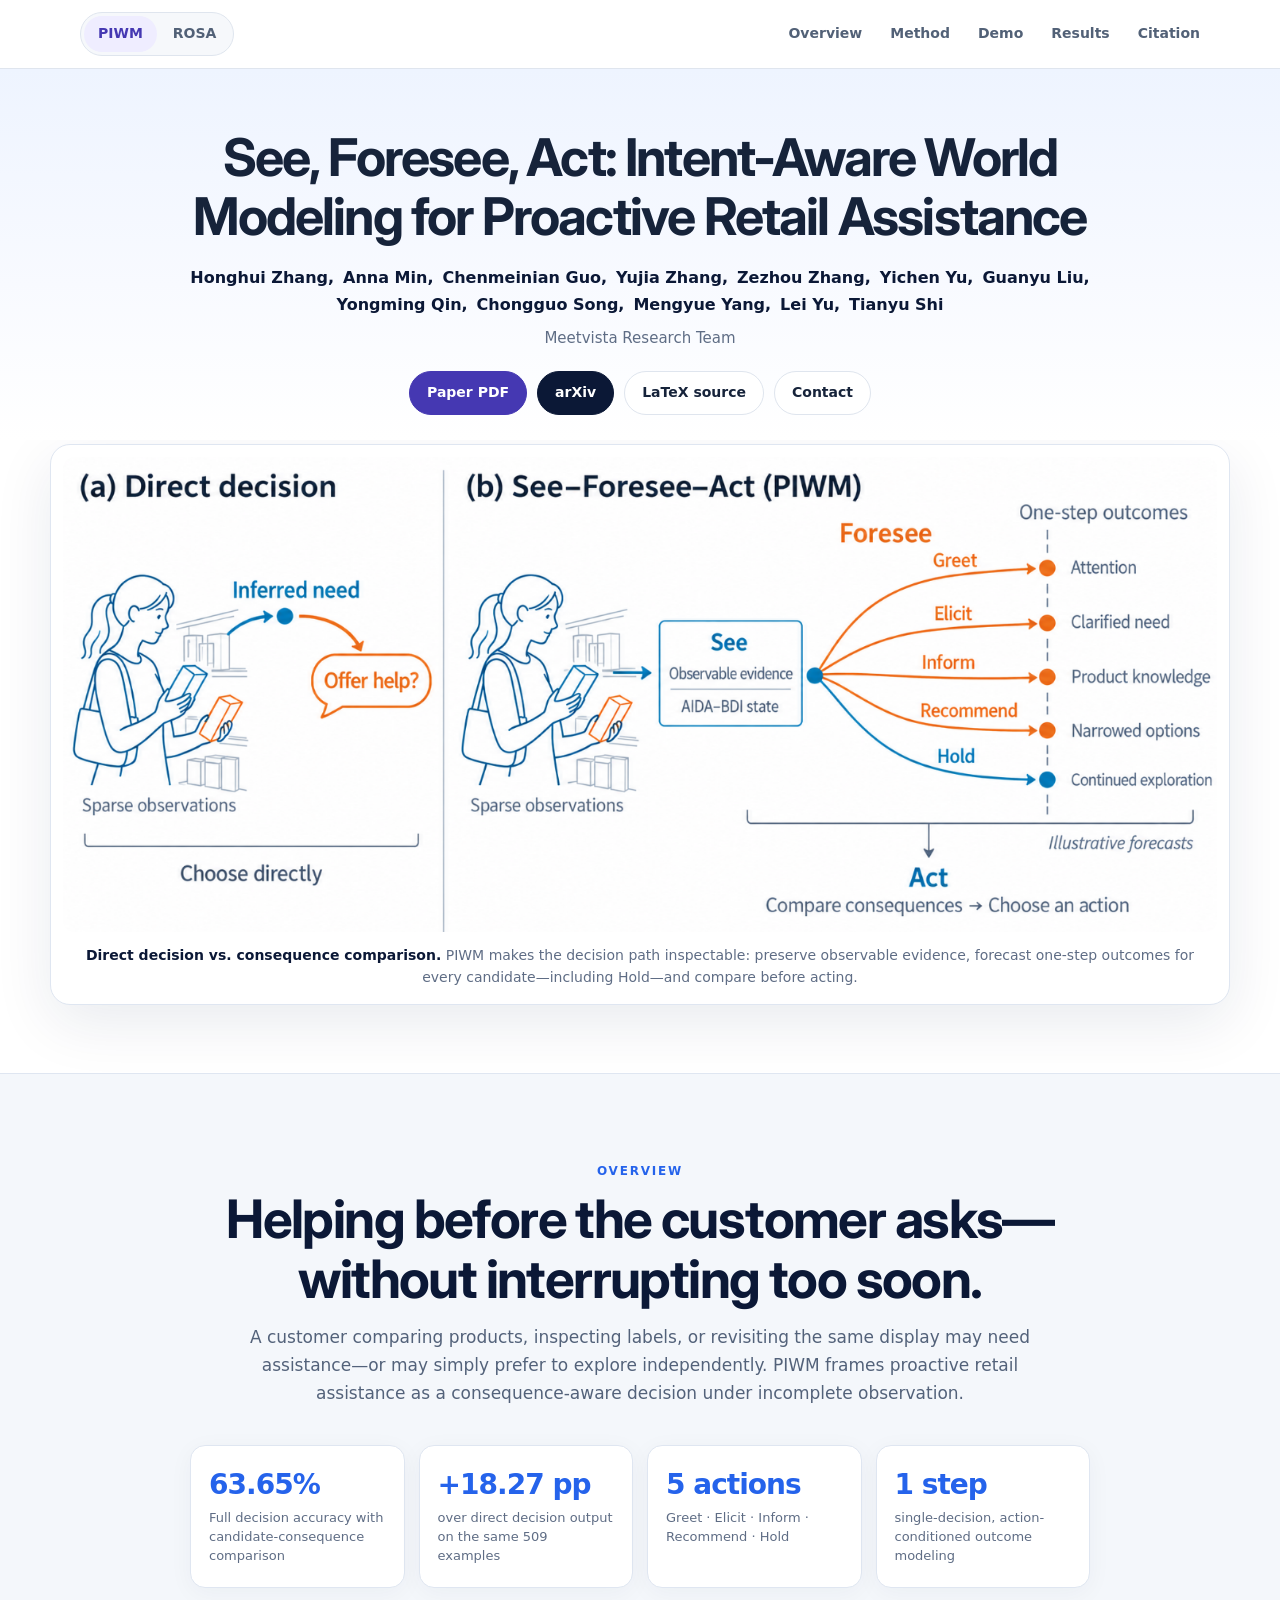
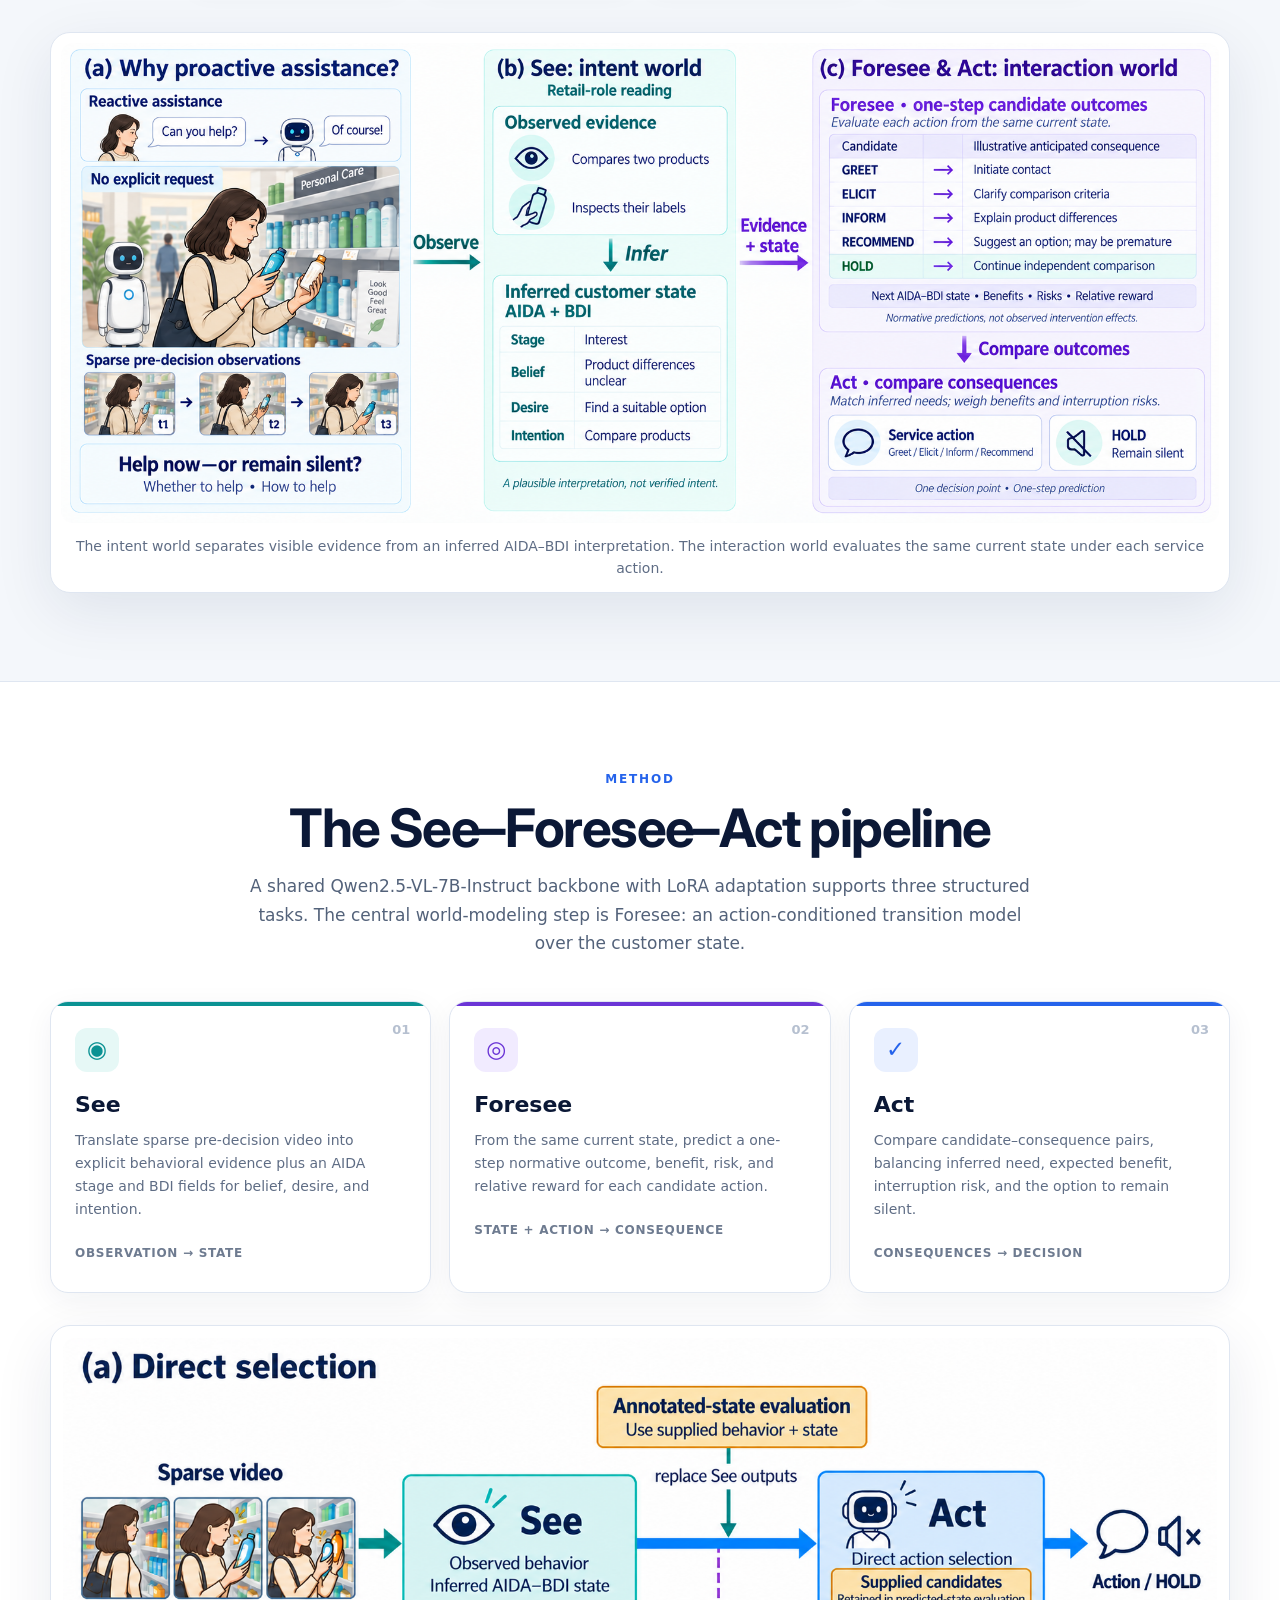
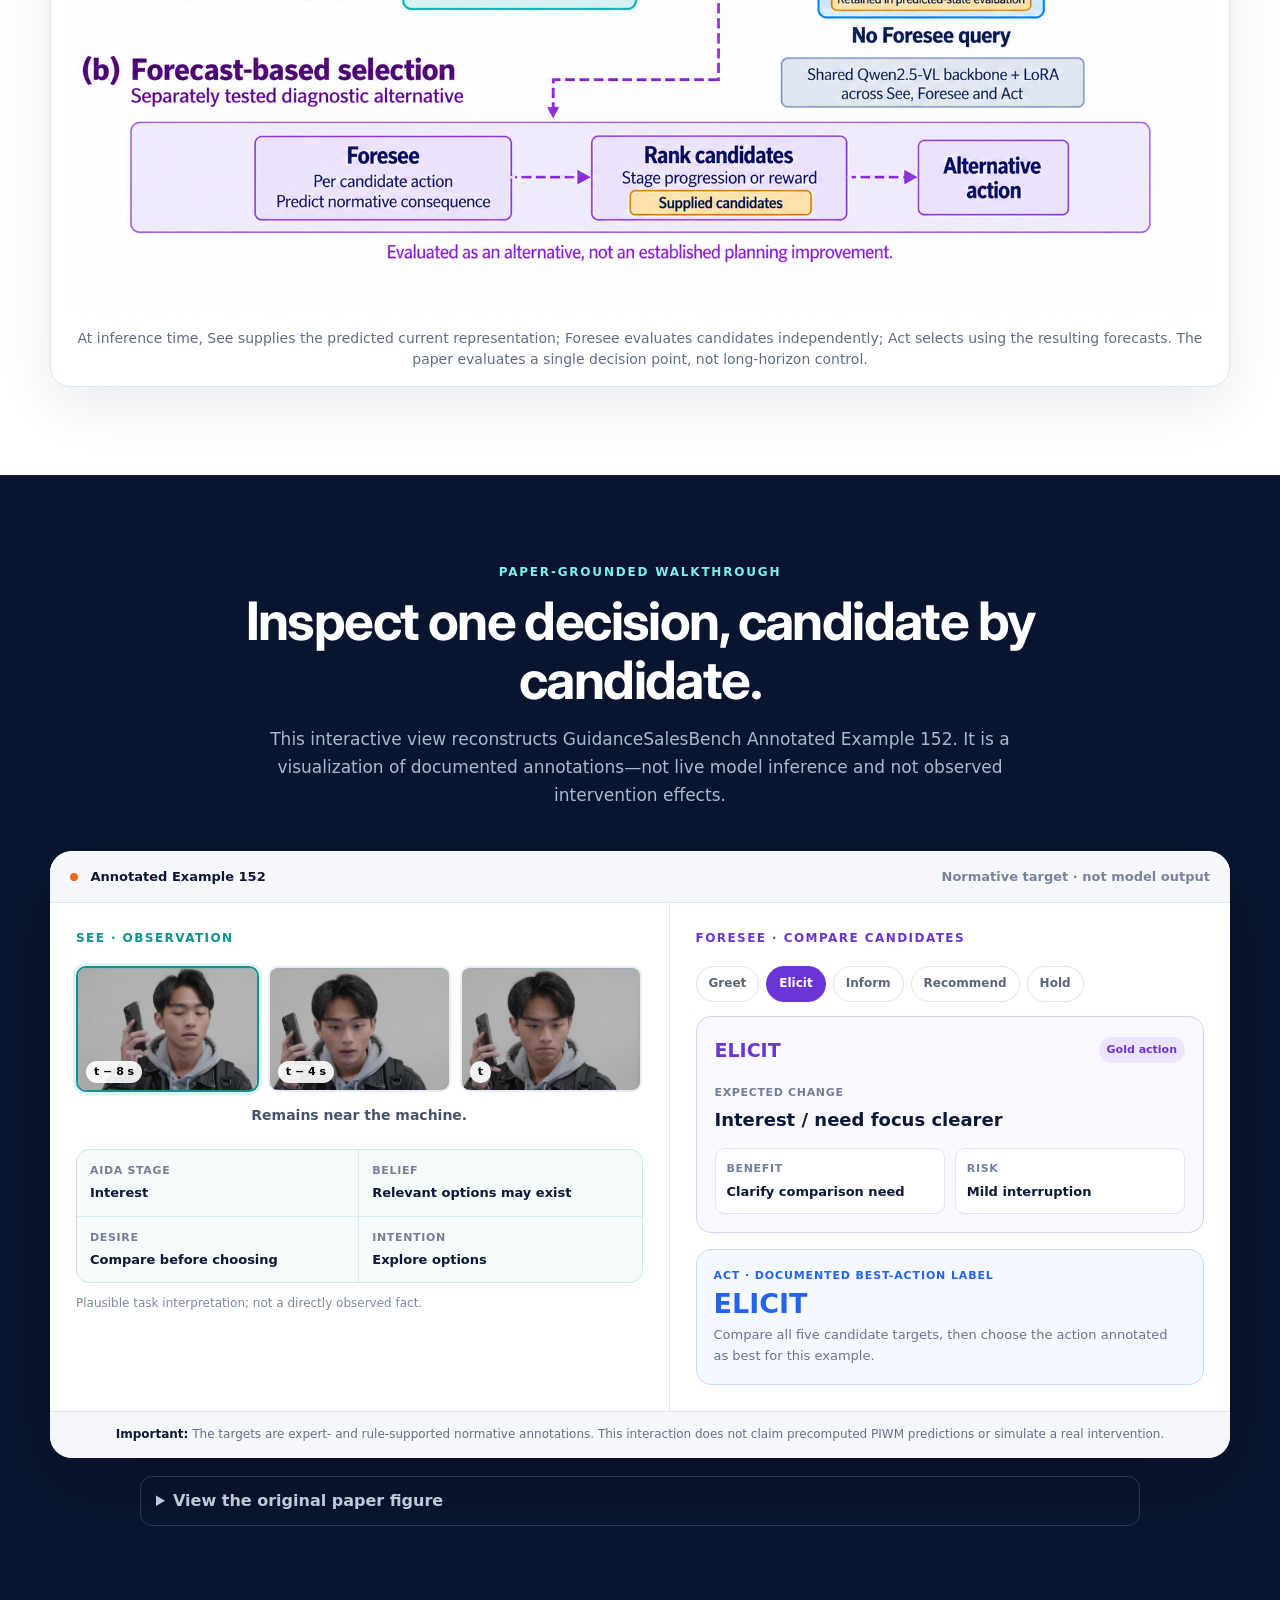
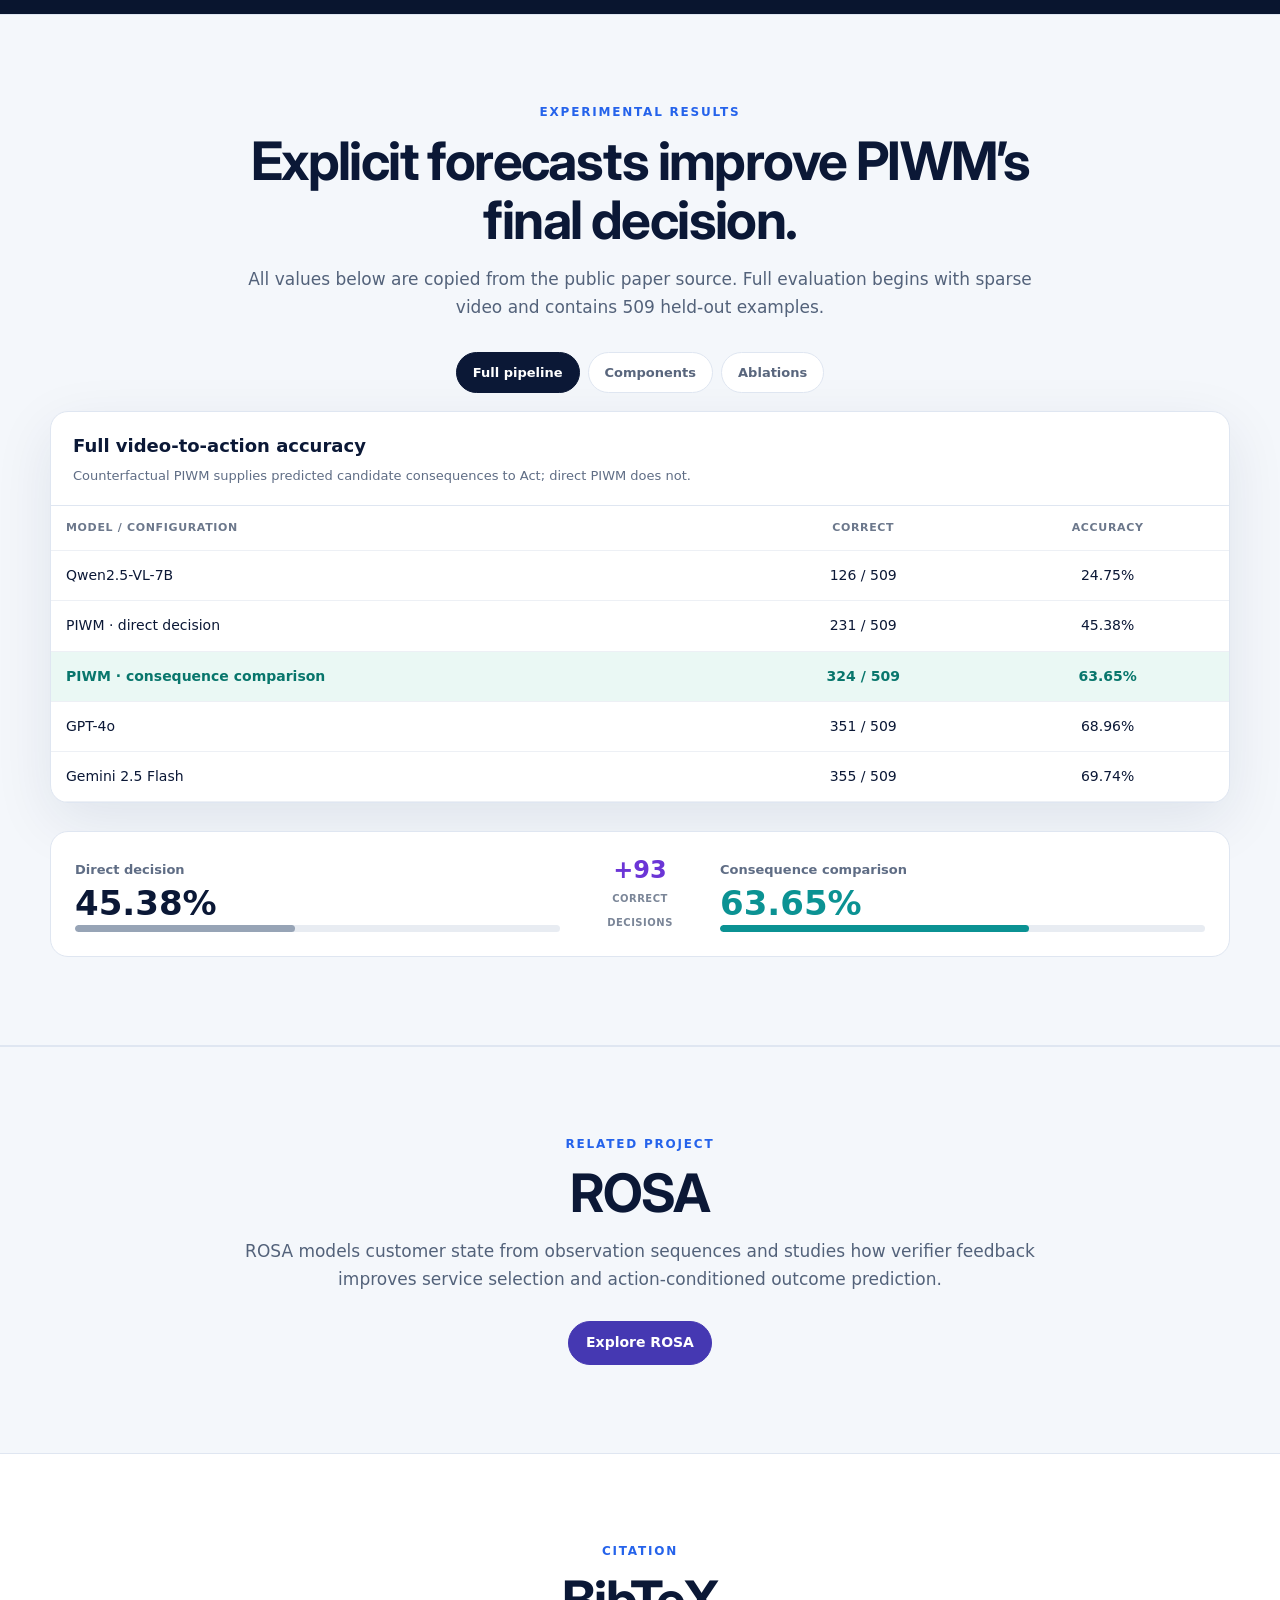
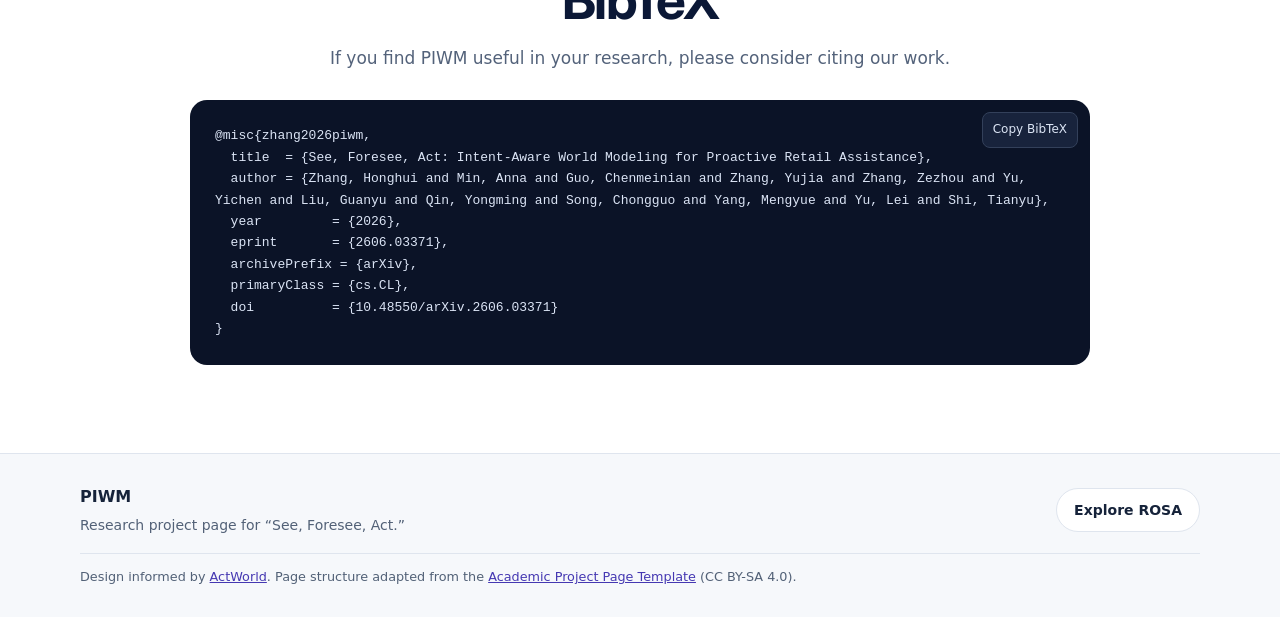
<file: index.html>
<!doctype html>
<html lang="en">
<head>
  <meta charset="utf-8">
  <meta name="viewport" content="width=device-width, initial-scale=1">
  <meta name="description" content="PIWM is a See–Foresee–Act framework for consequence-aware proactive retail assistance.">
  <meta name="keywords" content="PIWM, proactive assistance, world model, intent modeling, retail assistance, AIDA, BDI">
  <meta name="citation_title" content="See, Foresee, Act: Intent-Aware World Modeling for Proactive Retail Assistance">
  <meta name="citation_author" content="Honghui Zhang">
  <meta name="citation_author" content="Anna Min">
  <meta name="citation_author" content="Chenmeinian Guo">
  <meta name="citation_author" content="Yujia Zhang">
  <meta name="citation_author" content="Zezhou Zhang">
  <meta name="citation_author" content="Yichen Yu">
  <meta name="citation_author" content="Guanyu Liu">
  <meta name="citation_author" content="Yongming Qin">
  <meta name="citation_author" content="Chongguo Song">
  <meta name="citation_author" content="Mengyue Yang">
  <meta name="citation_author" content="Lei Yu">
  <meta name="citation_author" content="Tianyu Shi">
  <meta name="citation_publication_date" content="2026">
  <meta name="citation_arxiv_id" content="2606.03371">
  <meta name="citation_pdf_url" content="https://arxiv.org/pdf/2606.03371">
  <title>PIWM — See, Foresee, Act</title>
  <link rel="stylesheet" href="assets/css/site.css">
  <link rel="stylesheet" href="assets/css/fixes.css">
  <link rel="stylesheet" href="assets/css/research.css">
</head>
<body class="research-page project-piwm">
  <a class="skip-link" href="#main">Skip to content</a>
  <header class="research-header">
    <nav class="research-nav" aria-label="Primary navigation">
      <div class="project-switch" role="group" aria-label="Research projects">
        <a href="#top" aria-current="page">PIWM</a>
        <a href="rosa/index.html">ROSA</a>
      </div>
      <button class="menu-button" type="button" aria-expanded="false" aria-controls="navLinks">Sections</button>
      <div class="nav-links" id="navLinks">
        <a href="#overview">Overview</a><a href="#method">Method</a><a href="#demo">Demo</a><a href="#results">Results</a><a href="#citation">Citation</a>
      </div>
    </nav>
  </header>

  <header class="hero" id="top">
    <div class="wrap hero-inner">
      <h1>See, Foresee, Act: Intent-Aware World Modeling for Proactive Retail Assistance</h1>
      <div class="authors" id="authors"></div>
      <div class="affiliation">Meetvista Research Team</div>
      <div class="hero-actions" id="paper-links"></div>
    </div>
  </header>

  <main id="main">
    <section class="teaser-section">
      <div class="wrap">
        <figure class="figure-card reveal">
          <img src="assets/images/direct-vs-piwm.png" alt="Comparison between direct action selection and the See–Foresee–Act PIWM pipeline">
          <figcaption><strong>Direct decision vs. consequence comparison.</strong> PIWM makes the decision path inspectable: preserve observable evidence, forecast one-step outcomes for every candidate—including Hold—and compare before acting.</figcaption>
        </figure>
      </div>
    </section>

    <section class="section soft" id="overview">
      <div class="wrap narrow">
        <div class="section-label">Overview</div>
        <h2>Helping before the customer asks—without interrupting too soon.</h2>
        <p class="lead">A customer comparing products, inspecting labels, or revisiting the same display may need assistance—or may simply prefer to explore independently. PIWM frames proactive retail assistance as a consequence-aware decision under incomplete observation.</p>
        <div class="metric-grid">
          <div class="metric"><strong>63.65%</strong><span>Full decision accuracy with candidate-consequence comparison</span></div>
          <div class="metric"><strong>+18.27 pp</strong><span>over direct decision output on the same 509 examples</span></div>
          <div class="metric"><strong>5 actions</strong><span>Greet · Elicit · Inform · Recommend · Hold</span></div>
          <div class="metric"><strong>1 step</strong><span>single-decision, action-conditioned outcome modeling</span></div>
        </div>
      </div>
      <div class="wrap overview-figure reveal">
        <figure class="figure-card edge">
          <img src="assets/images/overview.png" alt="PIWM motivation and task scope, showing observation, intent inference, candidate outcomes, and action comparison">
          <figcaption>The intent world separates visible evidence from an inferred AIDA–BDI interpretation. The interaction world evaluates the same current state under each service action.</figcaption>
        </figure>
      </div>
    </section>

    <section class="section" id="method">
      <div class="wrap">
        <div class="section-label">Method</div>
        <h2>The See–Foresee–Act pipeline</h2>
        <p class="section-intro">A shared Qwen2.5-VL-7B-Instruct backbone with LoRA adaptation supports three structured tasks. The central world-modeling step is Foresee: an action-conditioned transition model over the customer state.</p>
        <div class="stage-grid">
          <article class="stage see"><div class="stage-index">01</div><div class="stage-icon" aria-hidden="true">◉</div><h3>See</h3><p>Translate sparse pre-decision video into explicit behavioral evidence plus an AIDA stage and BDI fields for belief, desire, and intention.</p><span>Observation → state</span></article>
          <article class="stage foresee"><div class="stage-index">02</div><div class="stage-icon" aria-hidden="true">◎</div><h3>Foresee</h3><p>From the same current state, predict a one-step normative outcome, benefit, risk, and relative reward for each candidate action.</p><span>State + action → consequence</span></article>
          <article class="stage act"><div class="stage-index">03</div><div class="stage-icon" aria-hidden="true">✓</div><h3>Act</h3><p>Compare candidate–consequence pairs, balancing inferred need, expected benefit, interruption risk, and the option to remain silent.</p><span>Consequences → decision</span></article>
        </div>
        <figure class="figure-card reveal method-figure">
          <img src="assets/images/pipeline.png" alt="PIWM diagram contrasting direct selection and forecast-based candidate comparison">
          <figcaption>At inference time, See supplies the predicted current representation; Foresee evaluates candidates independently; Act selects using the resulting forecasts. The paper evaluates a single decision point, not long-horizon control.</figcaption>
        </figure>
      </div>
    </section>

    <section class="section demo-section" id="demo">
      <div class="wrap">
        <div class="section-label light">Paper-grounded walkthrough</div>
        <h2>Inspect one decision, candidate by candidate.</h2>
        <p class="section-intro light-text">This interactive view reconstructs GuidanceSalesBench Annotated Example 152. It is a visualization of documented annotations—not live model inference and not observed intervention effects.</p>
        <div class="demo-shell reveal">
          <div class="demo-header"><div><span class="live-dot"></span> Annotated Example 152</div><span>Normative target · not model output</span></div>
          <div class="demo-grid">
            <div class="observation-panel">
              <div class="panel-tag teal">See · observation</div>
              <div class="frame-strip">
                <button class="frame active" data-frame="0"><img src="assets/images/example-t8.png" alt="Customer at a retail terminal, eight seconds before decision"><span>t − 8 s</span></button>
                <button class="frame" data-frame="1"><img src="assets/images/example-t4.png" alt="Customer at a retail terminal, four seconds before decision"><span>t − 4 s</span></button>
                <button class="frame" data-frame="2"><img src="assets/images/example-t0.png" alt="Customer at a retail terminal at decision time"><span>t</span></button>
              </div>
              <p class="frame-caption" id="frame-caption">Remains near the machine.</p>
              <div class="state-card">
                <div><span>AIDA stage</span><strong>Interest</strong></div><div><span>Belief</span><strong>Relevant options may exist</strong></div><div><span>Desire</span><strong>Compare before choosing</strong></div><div><span>Intention</span><strong>Explore options</strong></div>
              </div>
              <p class="caveat">Plausible task interpretation; not a directly observed fact.</p>
            </div>
            <div class="consequence-panel">
              <div class="panel-tag violet">Foresee · compare candidates</div>
              <div class="action-tabs" role="tablist" aria-label="Candidate actions"></div>
              <div class="consequence-card" aria-live="polite">
                <div class="candidate-top"><span id="candidate-name">Elicit</span><span id="candidate-status">Gold action</span></div>
                <div class="consequence-main"><span>Expected change</span><strong id="candidate-change">Interest / need focus clearer</strong></div>
                <div class="consequence-details"><div><span>Benefit</span><strong id="candidate-benefit">Clarify comparison need</strong></div><div><span>Risk</span><strong id="candidate-risk">Mild interruption</strong></div></div>
              </div>
              <div class="act-decision"><span>Act · documented best-action label</span><strong>ELICIT</strong><p>Compare all five candidate targets, then choose the action annotated as best for this example.</p></div>
            </div>
          </div>
          <div class="demo-note"><strong>Important:</strong> The targets are expert- and rule-supported normative annotations. This interaction does not claim precomputed PIWM predictions or simulate a real intervention.</div>
        </div>
        <details class="source-figure"><summary>View the original paper figure</summary><img src="assets/images/annotated-example.png" alt="Full annotated example figure from the paper"></details>
      </div>
    </section>

    <section class="section soft" id="results">
      <div class="wrap">
        <div class="section-label">Experimental results</div>
        <h2>Explicit forecasts improve PIWM’s final decision.</h2>
        <p class="section-intro">All values below are copied from the public paper source. Full evaluation begins with sparse video and contains 509 held-out examples.</p>
        <div class="result-tabs" role="tablist" aria-label="Result tables">
          <button class="result-tab active" data-result="full" role="tab">Full pipeline</button><button class="result-tab" data-result="components" role="tab">Components</button><button class="result-tab" data-result="ablations" role="tab">Ablations</button>
        </div>
        <div class="result-card" id="result-content"></div>
        <div class="comparison-callout">
          <div><span>Direct decision</span><strong>45.38%</strong><div class="bar"><i style="--value:45.38%"></i></div></div>
          <div class="versus">+93<br><small>correct decisions</small></div>
          <div class="emphasis"><span>Consequence comparison</span><strong>63.65%</strong><div class="bar"><i style="--value:63.65%"></i></div></div>
        </div>
      </div>
    </section>

    <section class="section soft" id="related">
      <div class="wrap narrow">
        <div class="section-label">Related project</div>
        <h2>ROSA</h2>
        <p class="section-intro">ROSA models customer state from observation sequences and studies how verifier feedback improves service selection and action-conditioned outcome prediction.</p>
        <div class="hero-actions"><a class="button primary" href="rosa/index.html">Explore ROSA</a></div>
      </div>
    </section>

    <section class="section" id="citation">
      <div class="wrap narrow">
        <div class="section-label">Citation</div><h2>BibTeX</h2>
        <p class="section-intro">If you find PIWM useful in your research, please consider citing our work.</p>
        <div class="bib-wrap"><button class="copy-button" type="button">Copy BibTeX</button><pre id="bibtex">@misc{zhang2026piwm,
  title  = {See, Foresee, Act: Intent-Aware World Modeling for Proactive Retail Assistance},
  author = {Zhang, Honghui and Min, Anna and Guo, Chenmeinian and Zhang, Yujia and Zhang, Zezhou and Yu, Yichen and Liu, Guanyu and Qin, Yongming and Song, Chongguo and Yang, Mengyue and Yu, Lei and Shi, Tianyu},
  year         = {2026},
  eprint       = {2606.03371},
  archivePrefix = {arXiv},
  primaryClass = {cs.CL},
  doi          = {10.48550/arXiv.2606.03371}
}</pre></div>
      </div>
    </section>
  </main>

  <footer class="research-footer">
    <div class="research-footer-inner">
      <div><strong>PIWM</strong><p>Research project page for “See, Foresee, Act.”</p></div>
      <a class="button light" href="rosa/index.html">Explore ROSA</a>
      <p class="attribution">Design informed by <a href="https://interactwm.github.io/ActWorld/">ActWorld</a>. Page structure adapted from the <a href="https://github.com/eliahuhorwitz/Academic-project-page-template">Academic Project Page Template</a> (CC BY-SA 4.0).</p>
    </div>
  </footer>
  <button class="to-top" type="button" aria-label="Back to top">↑</button>
  <script src="assets/js/config.js"></script><script src="assets/js/site.js"></script>
</body>
</html>
</file>
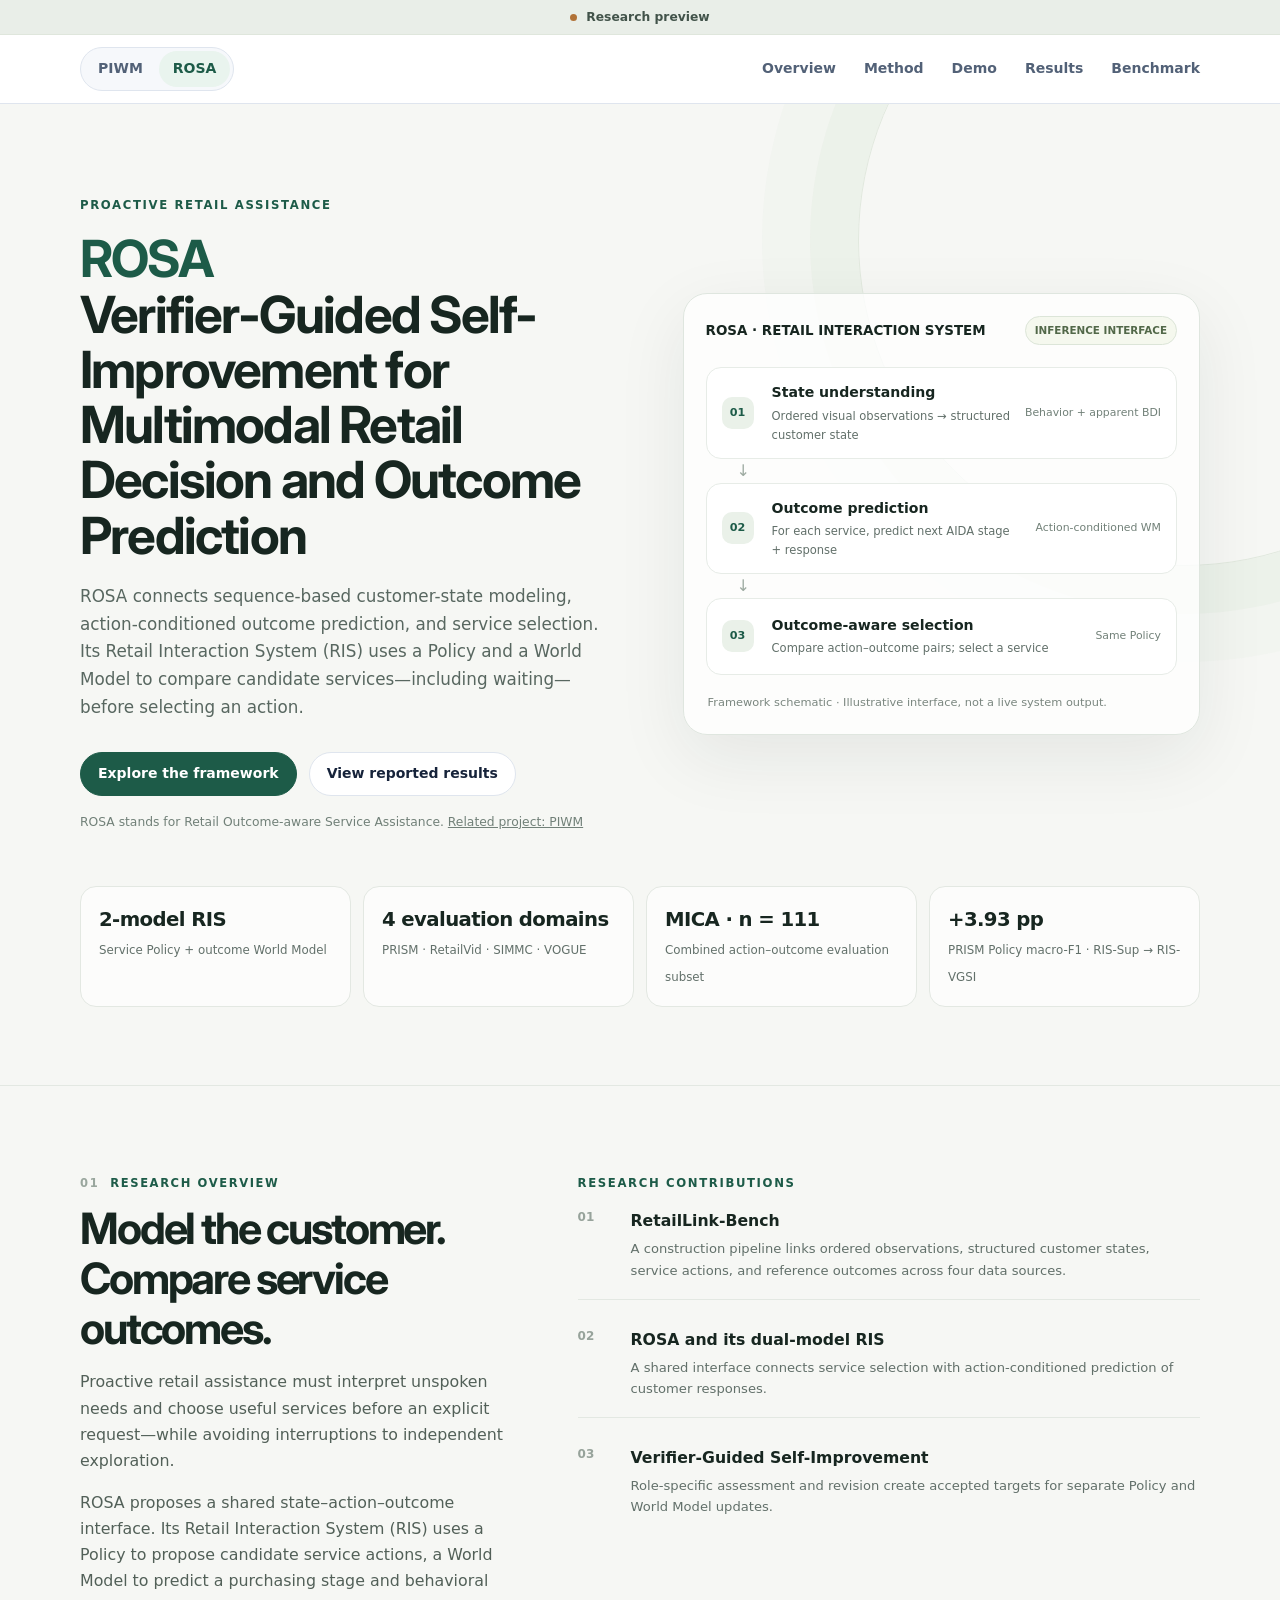
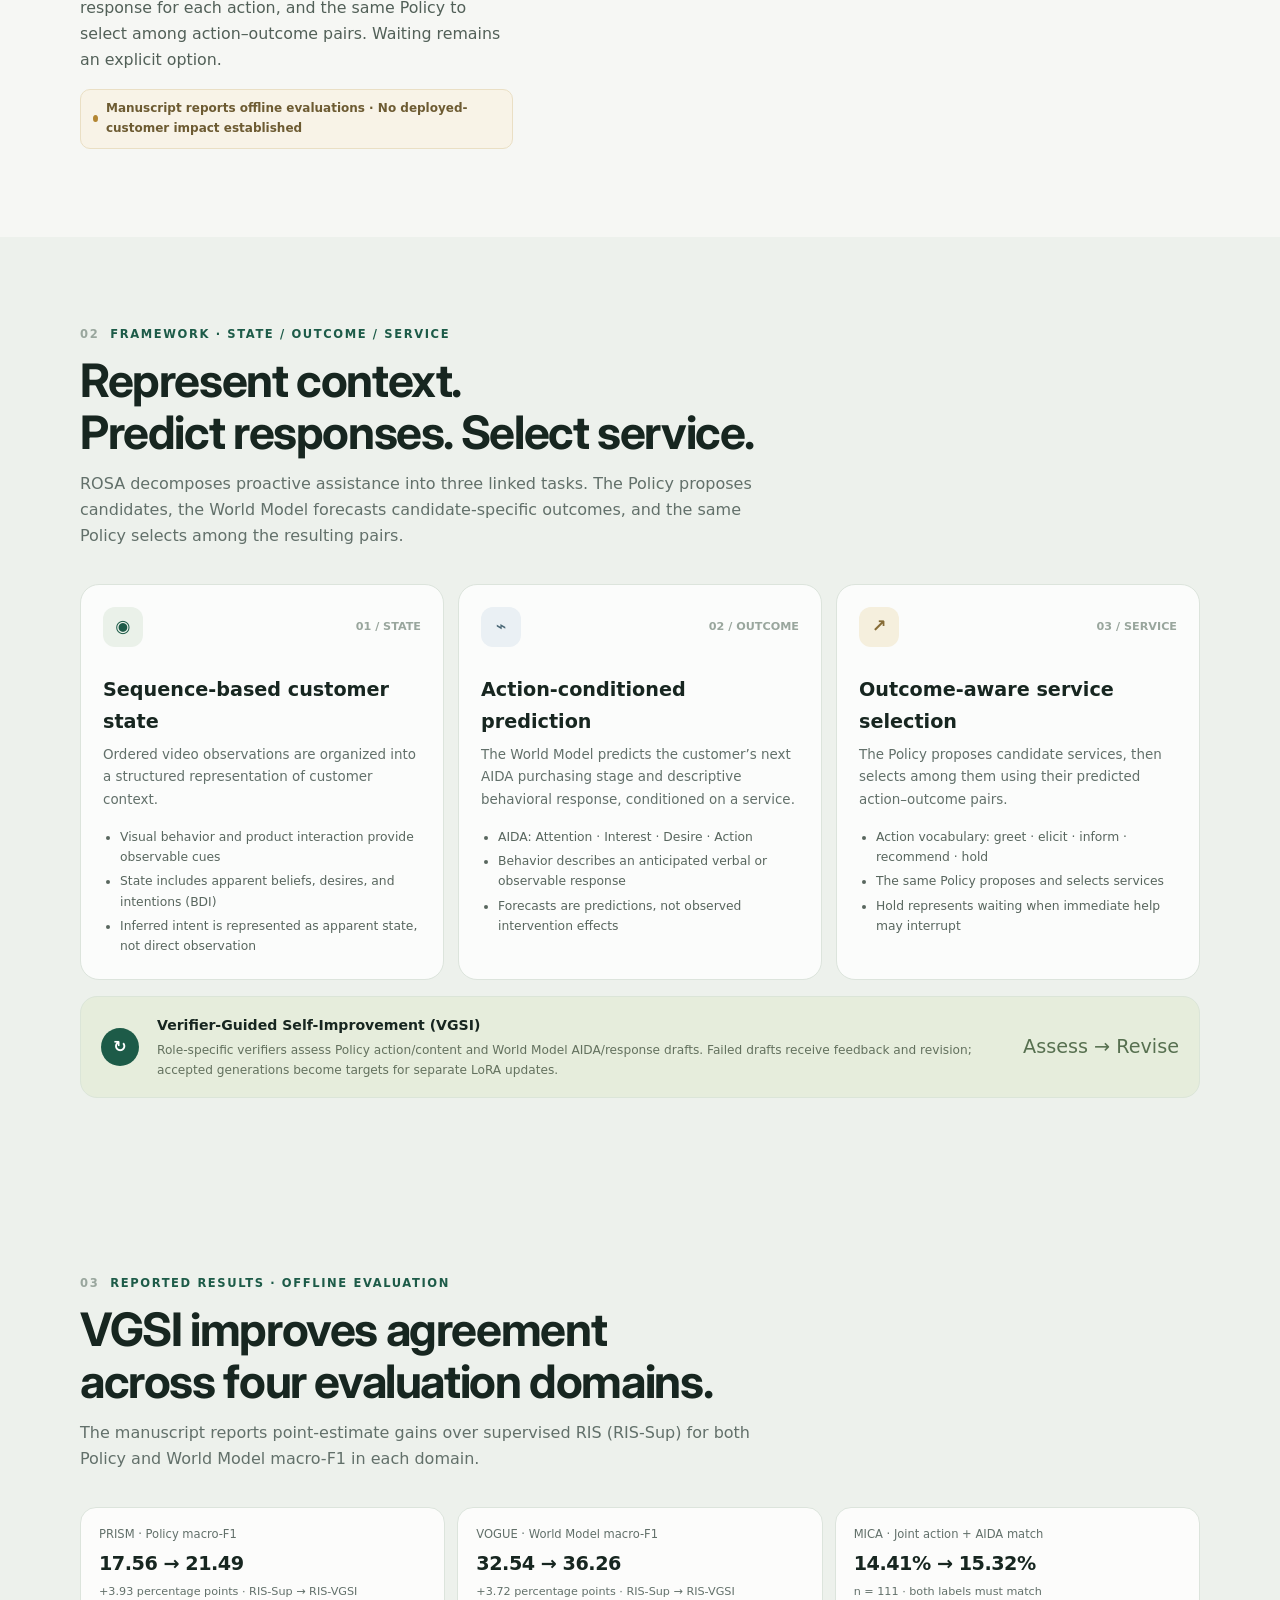
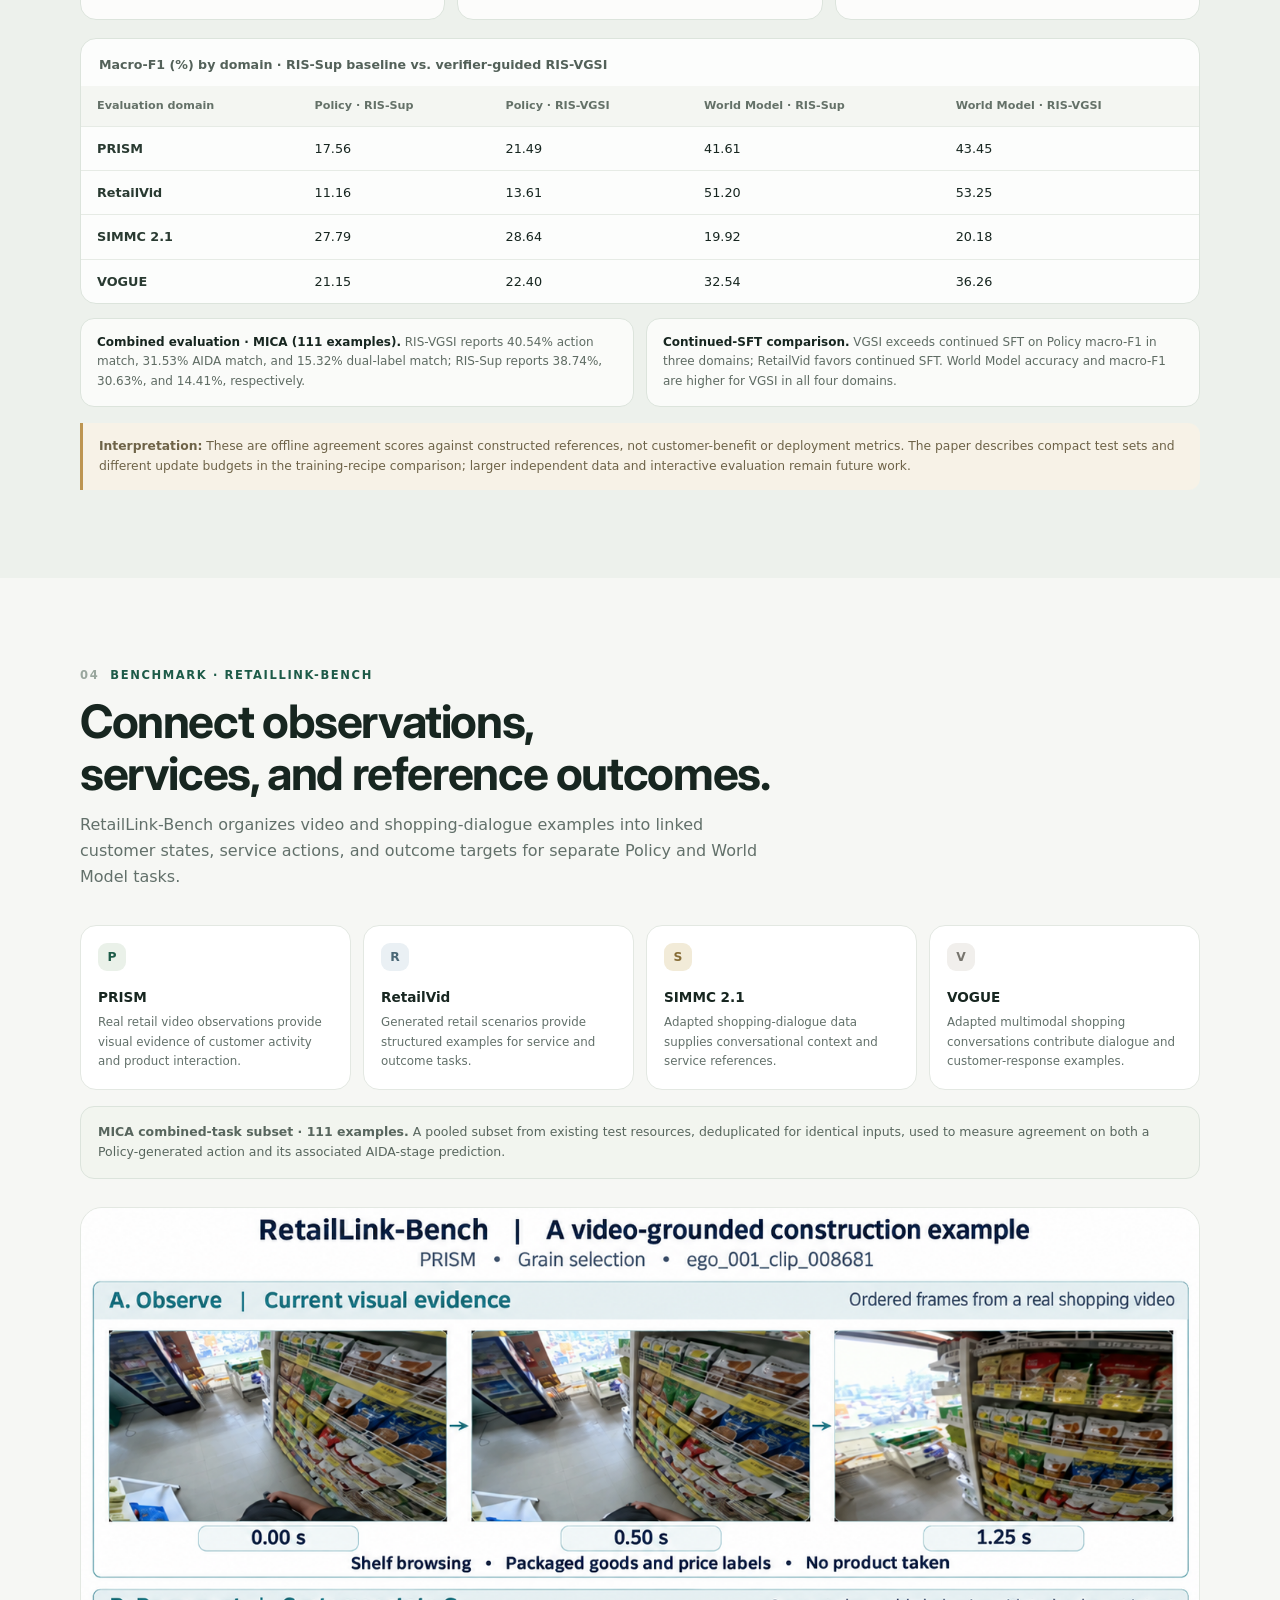
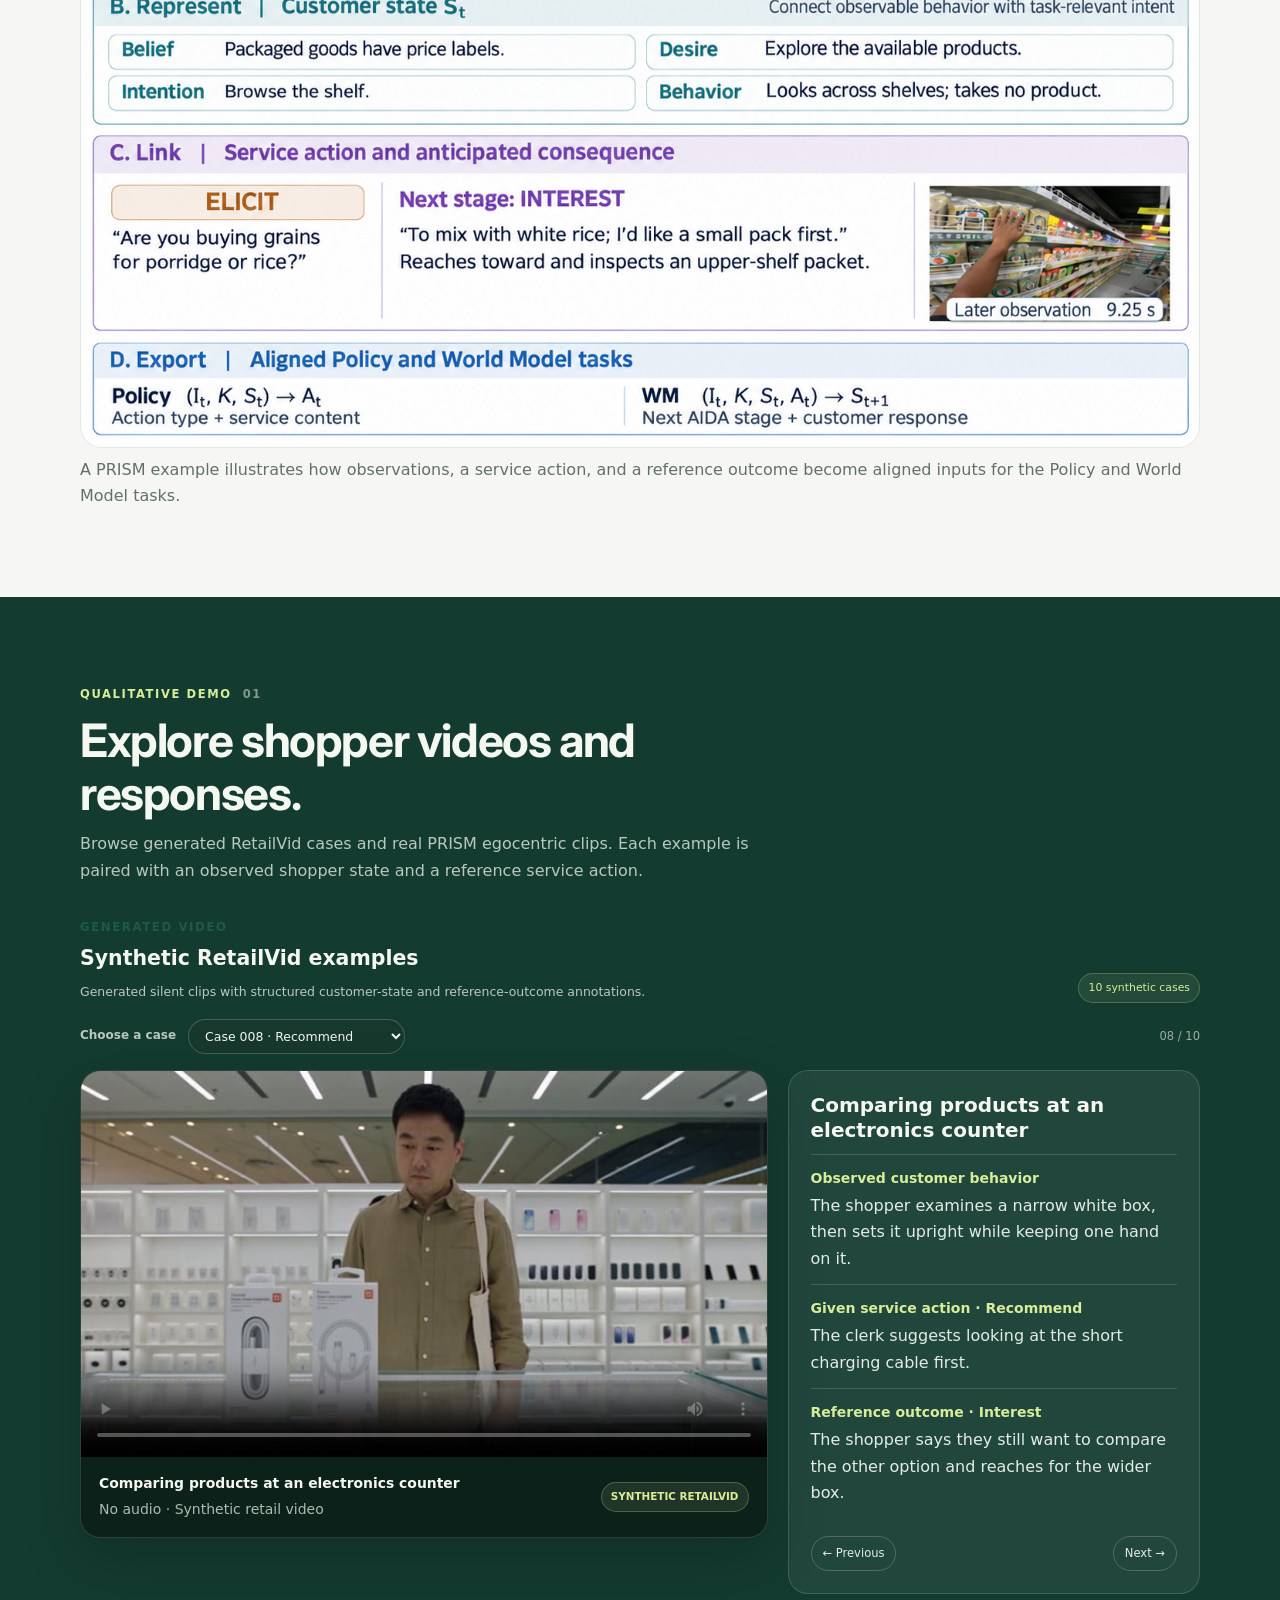
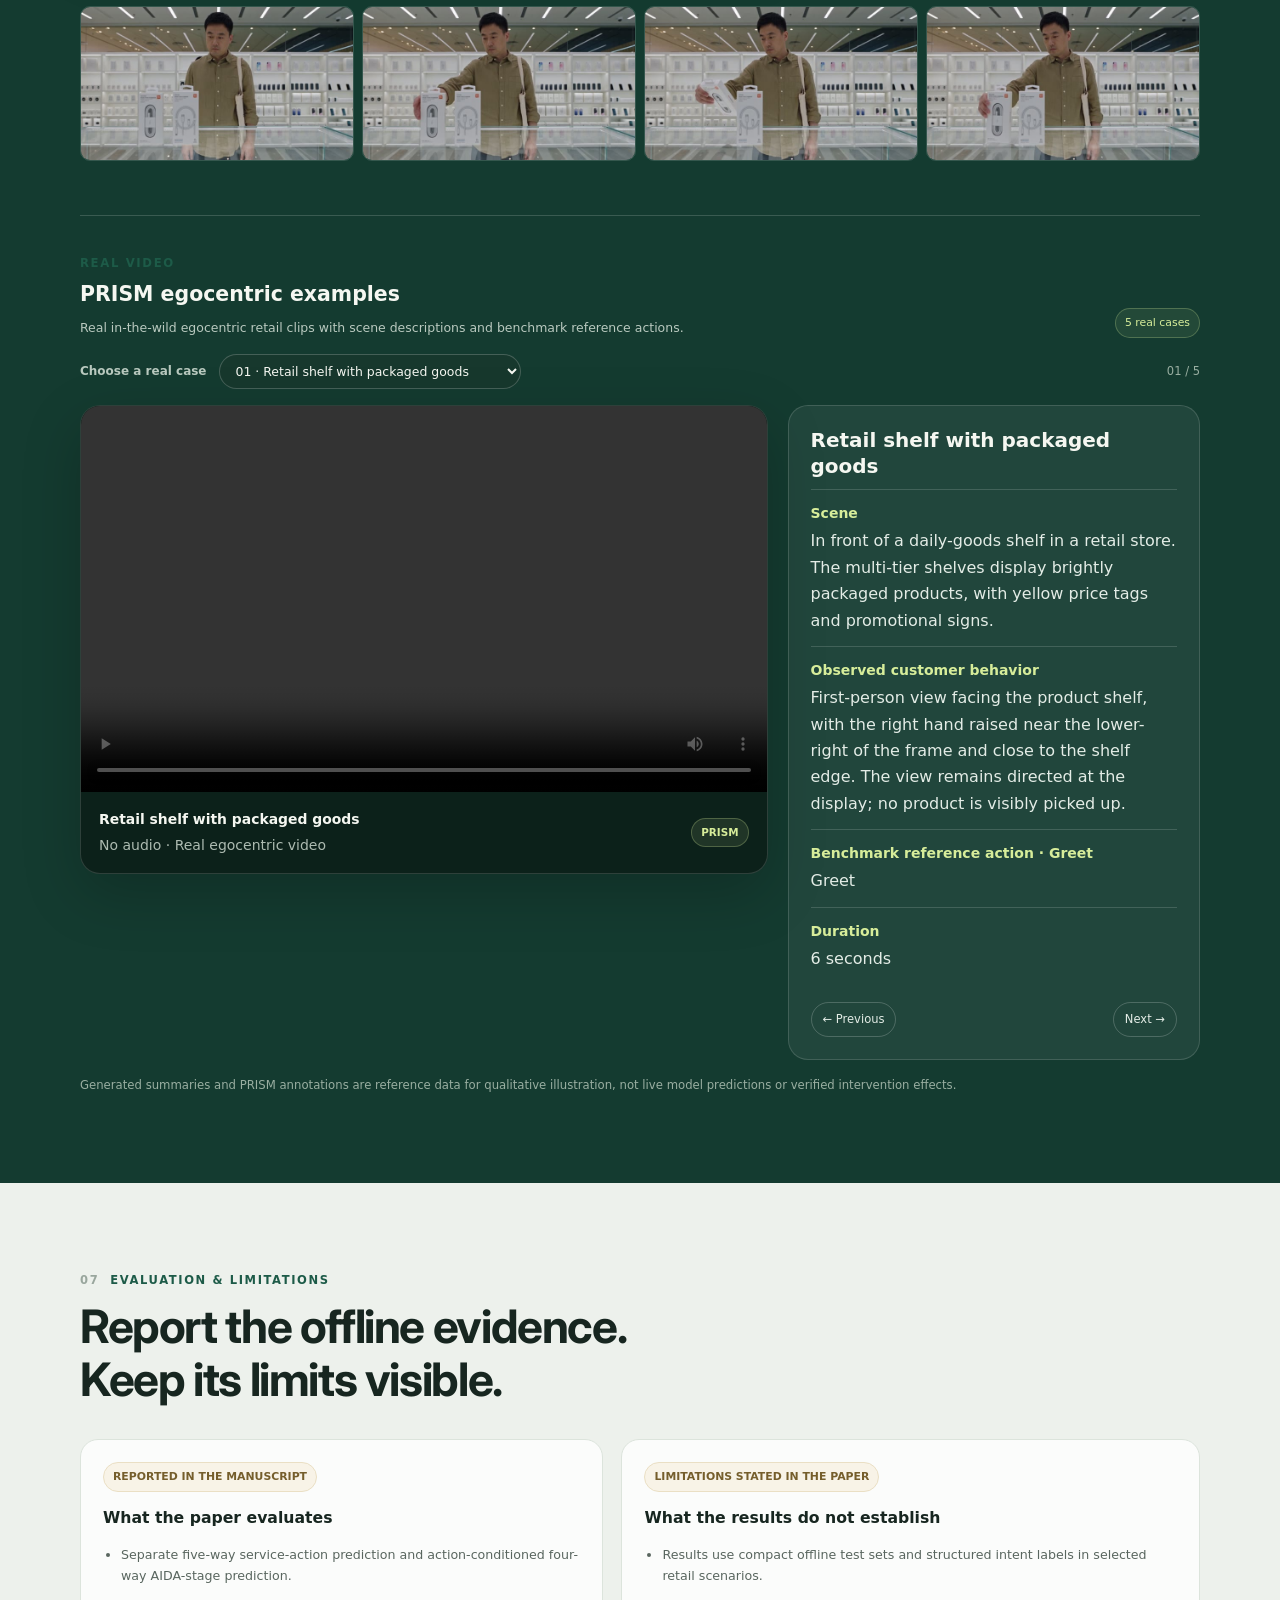
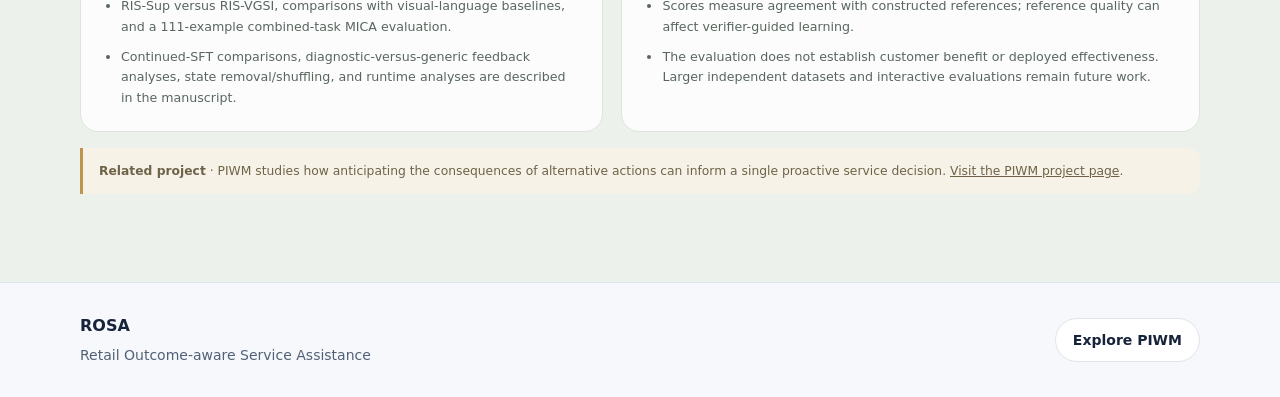
<file: rosa/index.html>
<!doctype html>
<html lang="en">
<head>
  <meta charset="utf-8">
  <meta name="viewport" content="width=device-width, initial-scale=1">
  <meta name="theme-color" content="#f6f7f4">
  <meta name="description" content="ROSA: verifier-guided self-improvement for multimodal retail decision and outcome prediction.">
  <title>ROSA — Verifier-Guided Self-Improvement for Multimodal Retail Decision and Outcome Prediction</title>
  <meta name="robots" content="noindex">
  <style>
    :root {
      color-scheme: light;
      --ink: #172620;
      --muted: #62706a;
      --paper: #f6f7f4;
      --surface: #fff;
      --line: #e3e8e2;
      --green: #1d5b48;
      --green-dark: #143b30;
      --lime: #d7ed9a;
      --blue: #dfeaf0;
      --gold: #f2ebd8;
      --red: #f1e0dc;
      --shadow: 0 22px 70px rgba(27, 44, 35, .08);
      --radius: 22px;
      font-family: Inter, ui-sans-serif, system-ui, -apple-system, BlinkMacSystemFont, "Segoe UI", "PingFang SC", "Hiragino Sans GB", "Microsoft YaHei", sans-serif;
    }

    * { box-sizing: border-box; }
    html { scroll-behavior: smooth; scroll-padding-top: 92px; }
    body { margin: 0; background: var(--paper); color: var(--ink); line-height: 1.65; }
    a { color: inherit; }
    button, audio { font: inherit; }
    button { color: inherit; }
    .wrap { width: min(1120px, calc(100% - 48px)); margin-inline: auto; }
    .eyebrow { color: var(--green); font-size: .73rem; font-weight: 800; letter-spacing: .14em; text-transform: uppercase; }
    .muted { color: var(--muted); }
    .small { font-size: .84rem; }

    .notice-bar { background: #e9eee8; border-bottom: 1px solid #dfe6dc; color: #42534a; font-size: .77rem; }
    .notice-inner { min-height: 34px; display: flex; align-items: center; justify-content: center; gap: 9px; text-align: center; }
    .notice-dot { width: 7px; height: 7px; flex: 0 0 7px; border-radius: 50%; background: #b17237; }
    .topbar { position: sticky; z-index: 20; top: 0; border-bottom: 1px solid rgba(227,232,226,.9); background: rgba(246,247,244,.9); backdrop-filter: blur(16px); }
    .nav { min-height: 72px; display: flex; align-items: center; justify-content: space-between; gap: 28px; }
    .brand { display: flex; flex: 0 0 auto; align-items: center; gap: 11px; text-decoration: none; }
    .brand-mark { width: 35px; height: 35px; display: grid; place-items: center; border-radius: 11px; background: var(--green-dark); color: var(--lime); font-size: 1rem; font-weight: 850; letter-spacing: -.08em; }
    .brand-copy { line-height: 1.1; }
    .brand-copy strong { display: block; font-size: .92rem; letter-spacing: .02em; }
    .brand-copy span { color: var(--muted); font-size: .62rem; font-weight: 750; letter-spacing: .12em; white-space: nowrap; }
    .nav-links { display: flex; flex: 1; align-items: center; justify-content: center; gap: clamp(12px, 2vw, 28px); }
    .nav-links a { flex-shrink: 0; color: #49564f; font-size: .83rem; font-weight: 650; text-decoration: none; white-space: nowrap; }
    .nav-links a:hover { color: var(--green); }
    .nav-flag { border: 1px solid #d8dfd7; border-radius: 999px; padding: 8px 12px; color: #4a5b51; font-size: .72rem; white-space: nowrap; }
    .menu-button { display: none; border: 1px solid var(--line); border-radius: 10px; background: white; padding: 7px 10px; }

    .hero { position: relative; overflow: hidden; padding: 92px 0 78px; }
    .hero::after { position: absolute; z-index: -1; top: -190px; right: -230px; width: 650px; height: 650px; border: 1px solid #e1e9de; border-radius: 50%; content: ""; box-shadow: 0 0 0 48px rgba(225,233,222,.32), 0 0 0 96px rgba(225,233,222,.2); }
    .hero-grid { display: grid; grid-template-columns: 1.02fr .98fr; align-items: center; gap: 64px; }
    .hero h1 { max-width: 650px; margin: 16px 0 20px; font-size: clamp(2.6rem, 5vw, 4.65rem); line-height: 1.08; letter-spacing: -.065em; }
    .hero h1 em { color: var(--green); font-style: normal; }
    .hero-lede { max-width: 560px; margin: 0; color: #586760; font-size: 1.05rem; }
    .hero-actions { display: flex; flex-wrap: wrap; gap: 12px; margin-top: 30px; }
    .button { min-height: 46px; display: inline-flex; align-items: center; justify-content: center; gap: 10px; border: 1px solid var(--green); border-radius: 12px; padding: 0 17px; background: var(--green); color: white; font-size: .86rem; font-weight: 750; text-decoration: none; transition: transform .18s, background .18s; }
    .button:hover { transform: translateY(-2px); background: var(--green-dark); }
    .button.secondary { border-color: #d8dfd7; background: rgba(255,255,255,.62); color: var(--ink); }
    .button.secondary:hover { background: white; }
    .hero-footnote { margin: 16px 0 0; color: #718078; font-size: .77rem; }

    .flow-card { position: relative; border: 1px solid #dfe6df; border-radius: 24px; padding: 22px; background: rgba(255,255,255,.78); box-shadow: var(--shadow); }
    .flow-card-head { display: flex; align-items: center; justify-content: space-between; margin-bottom: 22px; }
    .flow-card-head strong { font-size: .84rem; }
    .mini-tag { border: 1px solid #dce5d8; border-radius: 999px; padding: 5px 9px; background: #f5f8ee; color: #526849; font-size: .65rem; font-weight: 750; }
    .flow-stage { display: grid; grid-template-columns: 37px 1fr auto; align-items: center; gap: 13px; min-height: 77px; border: 1px solid #e7ece7; border-radius: 15px; padding: 13px 15px; background: white; }
    .flow-stage + .flow-arrow { height: 24px; padding-left: 31px; color: #9daaa1; line-height: 24px; }
    .stage-num { width: 32px; height: 32px; display: grid; place-items: center; border-radius: 10px; background: #eaf1e9; color: var(--green); font-size: .7rem; font-weight: 850; }
    .flow-stage:nth-of-type(3) .stage-num { background: #eaf0f4; color: #4b6876; }
    .flow-stage:nth-of-type(5) .stage-num { background: #f5efdd; color: #866c36; }
    .flow-stage strong { display: block; font-size: .88rem; }
    .flow-stage small { display: block; margin-top: 2px; color: var(--muted); font-size: .72rem; }
    .flow-stage .stage-side { color: #718078; font-size: .68rem; text-align: right; }
    .flow-note { margin: 18px 2px 0; color: #7a867f; font-size: .71rem; }

    .metrics { display: grid; grid-template-columns: repeat(4, 1fr); gap: 12px; margin-top: 54px; }
    .metric { min-height: 98px; border: 1px solid var(--line); border-radius: 16px; padding: 17px 18px; background: rgba(255,255,255,.67); }
    .metric strong { display: block; font-size: 1.23rem; letter-spacing: -.03em; }
    .metric span { color: var(--muted); font-size: .74rem; }

    section { padding: 88px 0; }
    .section-head { max-width: 690px; margin-bottom: 34px; }
    .section-head h2 { margin: 10px 0 12px; font-size: clamp(1.9rem, 3.6vw, 3rem); line-height: 1.14; letter-spacing: -.055em; }
    .section-head p { margin: 0; color: var(--muted); }
    .section-kicker { display: flex; align-items: center; gap: 11px; margin-bottom: 9px; color: var(--green); font-size: .72rem; font-weight: 800; letter-spacing: .14em; }
    .section-kicker span { color: #99a69d; font-variant-numeric: tabular-nums; }

    .overview { border-top: 1px solid var(--line); }
    .overview-grid { display: grid; grid-template-columns: .82fr 1.18fr; gap: 65px; align-items: start; }
    .abstract-copy { color: #526058; font-size: .99rem; }
    .abstract-copy p { margin: 0 0 16px; }
    .research-status { display: inline-flex; align-items: center; gap: 8px; border: 1px solid #eadfc4; border-radius: 10px; padding: 9px 12px; background: #f8f3e7; color: #6d5b32; font-size: .75rem; font-weight: 700; }
    .status-dot { width: 7px; height: 7px; border-radius: 50%; background: #b38632; }
    .contrib-list { display: grid; gap: 12px; }
    .contrib { display: grid; grid-template-columns: 39px 1fr; gap: 14px; border-bottom: 1px solid var(--line); padding: 15px 0 17px; }
    .contrib:last-child { border-bottom: 0; }
    .contrib-num { color: #97a39b; font-size: .75rem; font-weight: 800; }
    .contrib h3 { margin: 0 0 4px; font-size: .98rem; }
    .contrib p { margin: 0; color: var(--muted); font-size: .82rem; }

    .method { background: #edf1ec; }
    .method-steps { display: grid; grid-template-columns: repeat(3, 1fr); gap: 14px; }
    .method-card { min-height: 274px; border: 1px solid #dce4dc; border-radius: 19px; padding: 22px; background: rgba(255,255,255,.78); }
    .method-card-top { display: flex; align-items: center; justify-content: space-between; margin-bottom: 27px; }
    .method-icon { width: 40px; height: 40px; display: grid; place-items: center; border-radius: 12px; background: #eaf1e9; color: var(--green); font-size: 1.1rem; font-weight: 750; }
    .method-card:nth-child(2) .method-icon { background: #eaf0f4; color: #4b6876; }
    .method-card:nth-child(3) .method-icon { background: #f5efdd; color: #866c36; }
    .method-index { color: #99a69d; font-size: .7rem; font-weight: 800; }
    .method-card h3 { margin: 0 0 7px; font-size: 1.2rem; }
    .method-card p { margin: 0; color: var(--muted); font-size: .84rem; }
    .method-card ul { margin: 16px 0 0; padding-left: 17px; color: #58665e; font-size: .77rem; }
    .method-card li + li { margin-top: 4px; }
    .feedback-strip { display: grid; grid-template-columns: auto 1fr auto; align-items: center; gap: 18px; margin-top: 16px; border: 1px solid #dbe5d8; border-radius: 17px; padding: 17px 20px; background: #e6eddc; }
    .feedback-mark { width: 38px; height: 38px; display: grid; place-items: center; border-radius: 50%; background: var(--green); color: white; font-weight: 850; }
    .feedback-strip strong { display: block; font-size: .88rem; }
    .feedback-strip p { margin: 3px 0 0; color: #63715e; font-size: .76rem; }
    .feedback-loop { color: #577050; font-size: 1.2rem; }

    .source-grid { display: grid; grid-template-columns: repeat(4, 1fr); gap: 12px; }
    .source-card { min-height: 154px; border: 1px solid var(--line); border-radius: 16px; padding: 17px; background: white; }
    .source-card .source-symbol { width: 28px; height: 28px; display: grid; place-items: center; margin-bottom: 15px; border-radius: 9px; background: #eaf1e9; color: var(--green); font-size: .77rem; font-weight: 800; }
    .source-card:nth-child(2) .source-symbol { background: #eaf0f4; color: #4b6876; }
    .source-card:nth-child(3) .source-symbol { background: var(--gold); color: #866c36; }
    .source-card:nth-child(4) .source-symbol { background: #f1efec; color: #77756e; }
    .source-card h3 { margin: 0 0 5px; font-size: .85rem; }
    .source-card p { margin: 0; color: var(--muted); font-size: .74rem; }
    .boundary-note { margin-top: 16px; border-left: 3px solid #bd9551; border-radius: 0 12px 12px 0; padding: 13px 16px; background: #f7f2e7; color: #6e6348; font-size: .77rem; }

    .results { background: #edf1ec; }
    .results-summary { display: grid; grid-template-columns: repeat(3, 1fr); gap: 12px; margin-bottom: 18px; }
    .result-highlight { border: 1px solid #dce4dc; border-radius: 16px; padding: 17px 18px; background: rgba(255,255,255,.82); }
    .result-highlight span { display: block; color: var(--muted); font-size: .72rem; }
    .result-highlight strong { display: block; margin-top: 4px; font-size: 1.2rem; letter-spacing: -.025em; }
    .result-highlight p { margin: 4px 0 0; color: var(--muted); font-size: .7rem; }
    .results-table-wrap { overflow-x: auto; border: 1px solid #dce4dc; border-radius: 16px; background: rgba(255,255,255,.86); }
    .results-table { width: 100%; border-collapse: collapse; text-align: left; font-size: .8rem; }
    .results-table caption { padding: 16px 18px 10px; color: #536159; font-size: .79rem; font-weight: 750; text-align: left; }
    .results-table th, .results-table td { border-bottom: 1px solid #e6ebe5; padding: 11px 16px; font-variant-numeric: tabular-nums; white-space: nowrap; }
    .results-table thead th { background: #f4f6f2; color: #647168; font-size: .7rem; font-weight: 750; }
    .results-table tbody th { color: #293a31; font-weight: 700; }
    .results-table tbody tr:last-child th, .results-table tbody tr:last-child td { border-bottom: 0; }
    .results-table td .up { color: var(--green); font-weight: 800; }
    .results-notes { display: grid; grid-template-columns: 1fr 1fr; gap: 12px; margin-top: 14px; }
    .results-note { border: 1px solid #dce4dc; border-radius: 14px; padding: 14px 16px; background: rgba(255,255,255,.72); color: #5e6b63; font-size: .75rem; }
    .results-note strong { color: var(--ink); }
    .benchmark-note { margin-top: 16px; border: 1px solid #dce4dc; border-radius: 14px; padding: 15px 17px; background: #f2f5ef; color: #58665e; font-size: .78rem; }

    .demo { background: var(--green-dark); color: #f5f7f1; }
    .demo .section-kicker { color: var(--lime); }
    .demo .section-kicker span { color: #82988a; }
    .demo .section-head p { color: #b9c9bf; }
    .demo-grid { display: grid; grid-template-columns: 1.25fr .75fr; gap: 20px; align-items: stretch; }
    .video-frame { overflow: hidden; border: 1px solid rgba(255,255,255,.14); border-radius: 20px; background: #0c211a; box-shadow: 0 20px 60px rgba(0,0,0,.2); }
    .video-frame video { width: 100%; aspect-ratio: 16 / 9; display: block; background: #0c211a; object-fit: contain; }
    .video-caption { display: flex; align-items: flex-start; justify-content: space-between; gap: 16px; padding: 16px 18px; }
    .video-caption strong { display: block; font-size: .87rem; }
    .video-caption p { margin: 3px 0 0; color: #adbbb1; font-size: .72rem; }
    .video-caption .mini-tag { border-color: rgba(215,237,154,.25); background: rgba(215,237,154,.1); color: var(--lime); }
    .demo-side { display: flex; flex-direction: column; justify-content: space-between; border: 1px solid rgba(255,255,255,.14); border-radius: 20px; padding: 22px; background: rgba(255,255,255,.06); }
    .demo-side h3 { margin: 10px 0 8px; font-size: 1.25rem; line-height: 1.28; }
    .demo-side p { margin: 0; color: #b9c9bf; font-size: .81rem; }
    .demo-side .demo-meta { display: grid; gap: 11px; margin-top: 24px; border-top: 1px solid rgba(255,255,255,.13); padding-top: 18px; }
    .demo-meta div { display: flex; justify-content: space-between; gap: 12px; color: #b9c9bf; font-size: .75rem; }
    .demo-meta strong { color: #f1f5ee; font-weight: 650; text-align: right; }
    .demo-disclaimer { margin: 16px 0 0; color: #99aea1; font-size: .73rem; }

    .case-tools { display: flex; flex-wrap: wrap; align-items: center; justify-content: space-between; gap: 16px; margin-bottom: 20px; }
    .case-filters { display: flex; flex-wrap: wrap; gap: 8px; }
    .filter-button { border: 1px solid #dfe5df; border-radius: 999px; padding: 7px 12px; background: transparent; color: #58665e; font-size: .76rem; cursor: pointer; }
    .filter-button[aria-pressed="true"] { border-color: var(--green); background: var(--green); color: white; }
    .case-count { color: var(--muted); font-size: .75rem; }
    .case-list { display: grid; gap: 13px; }
    .case-card { display: grid; grid-template-columns: 1fr 1.1fr; gap: 26px; border: 1px solid var(--line); border-radius: 18px; padding: 21px; background: white; box-shadow: 0 8px 24px rgba(27,44,35,.025); }
    .case-card[hidden] { display: none; }
    .case-title-line { display: flex; align-items: flex-start; justify-content: space-between; gap: 12px; }
    .case-title-line h3 { margin: 0; font-size: 1rem; }
    .verified-tag { flex: 0 0 auto; border: 1px solid #dce8d9; border-radius: 999px; padding: 4px 8px; background: #f1f7ed; color: #4f7049; font-size: .64rem; font-weight: 750; }
    .case-summary { margin: 9px 0 0; color: var(--muted); font-size: .78rem; }
    .case-caveat { margin: 12px 0 0; color: #8a7550; font-size: .69rem; }
    .audio-stack { display: grid; gap: 11px; }
    .audio-row { display: grid; grid-template-columns: 1fr; gap: 4px; }
    .audio-row label { display: flex; align-items: center; justify-content: space-between; gap: 10px; color: #5b6860; font-size: .69rem; font-weight: 700; }
    .audio-row label span { color: #929e96; font-size: .63rem; font-weight: 500; }
    .audio-row audio { width: 100%; height: 34px; }
    .cases-caution { margin-top: 16px; border: 1px solid #e5dfcd; border-radius: 13px; padding: 13px 15px; background: #f9f6ec; color: #706448; font-size: .74rem; }

    .evaluation { background: #edf1ec; }
    .eval-grid { display: grid; grid-template-columns: .95fr 1.05fr; gap: 18px; }
    .eval-panel { border: 1px solid #dce4dc; border-radius: 18px; padding: 22px; background: rgba(255,255,255,.78); }
    .eval-panel h3 { margin: 0 0 14px; font-size: .98rem; }
    .eval-panel ul { margin: 0; padding-left: 18px; color: #59665f; font-size: .79rem; }
    .eval-panel li + li { margin-top: 9px; }
    .eval-status { display: inline-flex; margin-bottom: 13px; border: 1px solid #eadfc4; border-radius: 999px; padding: 5px 9px; background: #f8f3e7; color: #755e2c; font-size: .68rem; font-weight: 800; }
    .docs-links { display: flex; flex-wrap: wrap; gap: 10px; margin-top: 18px; }
    .docs-links a { color: var(--green); font-size: .76rem; font-weight: 700; text-decoration-thickness: 1px; text-underline-offset: 3px; }

    footer { padding: 29px 0 35px; }
    .footer-row { display: flex; align-items: flex-start; justify-content: space-between; gap: 28px; border-top: 1px solid var(--line); padding-top: 23px; }
    .footer-brand { font-size: .82rem; font-weight: 850; letter-spacing: .04em; }
    .footer-row p { max-width: 630px; margin: 5px 0 0; color: #78847d; font-size: .72rem; }
    .footer-mark { color: #748078; font-size: .69rem; text-align: right; }

    @media (max-width: 860px) {
      .hero-grid, .overview-grid, .demo-grid, .eval-grid { grid-template-columns: 1fr; }
      .hero-grid { gap: 37px; }
      .overview-grid { gap: 30px; }
      .hero { padding-top: 70px; }
      .hero::after { right: -430px; }
      .metrics { grid-template-columns: repeat(2, 1fr); }
      .case-card { grid-template-columns: 1fr; gap: 20px; }
      .method-steps { grid-template-columns: 1fr 1fr; }
      .method-card:last-child { grid-column: 1 / -1; }
    }
    @media (max-width: 1480px) {
      .nav-flag { display: none; }
    }
    @media (max-width: 760px) {
      .wrap { width: min(100% - 32px, 1120px); }
      .notice-inner { padding: 6px 12px; font-size: .68rem; }
      .nav { min-height: 64px; gap: 12px; }
      .brand-copy span { display: none; }
      .menu-button { display: inline-flex; }
      .nav-links { position: absolute; top: calc(100% + 1px); left: 0; right: 0; display: none; align-items: stretch; gap: 0; border-bottom: 1px solid var(--line); padding: 7px 16px 14px; background: var(--paper); }
      .nav-links.open { display: flex; flex-direction: column; }
      .nav-links a { padding: 10px 2px; }
      .nav-flag { display: none; }
      .hero { padding: 55px 0 60px; }
      .hero h1 { font-size: clamp(2.55rem, 12vw, 3.55rem); }
      .hero-lede { font-size: .95rem; }
      .flow-card { padding: 16px; }
      .flow-stage { grid-template-columns: 34px 1fr; }
      .flow-stage .stage-side { display: none; }
      section { padding: 66px 0; }
      .method-steps, .source-grid { grid-template-columns: 1fr; }
      .method-card { min-height: 0; }
      .method-card:last-child { grid-column: auto; }
      .feedback-strip { grid-template-columns: auto 1fr; }
      .feedback-loop { display: none; }
      .video-caption { flex-direction: column; }
      .retailvid-controls { align-items: flex-start; flex-wrap: wrap; }
      .retailvid-count { margin-left: 0; }
      .retailvid-frames { grid-template-columns: repeat(2, 1fr); }
      .case-card { padding: 16px; }
      .footer-row { flex-direction: column; }
      .footer-mark { text-align: left; }
    }
    @media (prefers-reduced-motion: reduce) {
      *, *::before, *::after { scroll-behavior: auto !important; transition-duration: .01ms !important; }
    }
    .hero h1.paper-title { font-size: clamp(2rem, 4vw, 3.4rem); }
    .retailvid-demo { align-items: start; }
    .retailvid-demo .video-frame { margin: 0; }
    .retailvid-demo .video-caption { align-items: center; flex-wrap: wrap; }
    .retailvid-demo .video-caption p { font-size: .875rem; }
    .retailvid-demo .demo-side { justify-content: flex-start; }
    .retailvid-demo .demo-side h3 { margin: 0 0 10px; }
    .retailvid-demo dl { margin: 0; }
    .retailvid-demo dl > div { padding: 12px 0; border-top: 1px solid rgba(255,255,255,.15); }
    .retailvid-demo dt { color: var(--lime); font-size: .875rem; font-weight: 750; }
    .retailvid-demo dd { margin: 3px 0 0; color: #e3ece6; }
    .retailvid-controls { display: flex; align-items: center; gap: 12px; margin: 0 0 16px; }
    .retailvid-controls label { color: #b9c9bf; font-size: .75rem; font-weight: 750; }
    .retailvid-controls select { max-width: 100%; border: 1px solid rgba(255,255,255,.2); border-radius: 999px; padding: 8px 34px 8px 12px; background: #17382d; color: #f5f7f1; font: inherit; font-size: .78rem; }
    .retailvid-controls select:disabled, .retailvid-demo .case-steps button:disabled { opacity: .55; cursor: not-allowed; }
    .retailvid-count { margin-left: auto; color: #99aea1; font-size: .72rem; }
    .retailvid-demo .case-steps { display: flex; justify-content: space-between; gap: 10px; margin-top: 18px; }
    .retailvid-demo .case-steps button { border: 1px solid rgba(255,255,255,.2); border-radius: 999px; padding: 7px 11px; background: transparent; color: #e3ece6; cursor: pointer; font-size: .72rem; }
    .retailvid-demo .case-steps button:hover { background: rgba(255,255,255,.08); }
    .retailvid-frames { display: grid; grid-template-columns: repeat(4, 1fr); gap: 8px; margin-top: 12px; }
    .retailvid-frames img { display: block; width: 100%; aspect-ratio: 16 / 9; border: 1px solid rgba(255,255,255,.14); border-radius: 10px; object-fit: cover; }
    .retailvid-status { margin: 10px 0 0; color: #f2d9a8; font-size: .78rem; }
    .demo-subsection + .demo-subsection { margin-top: 54px; border-top: 1px solid rgba(255,255,255,.16); padding-top: 38px; }
    .demo-subsection-head { display: flex; align-items: flex-end; justify-content: space-between; gap: 20px; margin-bottom: 16px; }
    .demo-subsection-head h3 { margin: 5px 0 0; font-size: 1.28rem; }
    .demo-subsection-head p { max-width: 620px; margin: 6px 0 0; color: #b9c9bf; font-size: .78rem; }
    .demo-subsection-count { flex: 0 0 auto; border: 1px solid rgba(215,237,154,.25); border-radius: 999px; padding: 5px 9px; background: rgba(215,237,154,.08); color: var(--lime); font-size: .68rem; }
    .demo-subsection.real { background: transparent; }
    .paper-figure { margin: 28px 0 0; }
    .paper-figure img { display: block; width: 100%; height: auto; border: 1px solid var(--line); border-radius: var(--radius); }
    .paper-figure figcaption { margin-top: 9px; color: var(--muted); }
  </style>
  <link rel="stylesheet" href="../assets/css/research.css">
</head>
<body class="research-page project-rosa">
  <div class="notice-bar">
    <div class="notice-inner"><span class="notice-dot" aria-hidden="true"></span><strong>Research preview</strong></div>
  </div>
  <header class="research-header">
    <nav class="research-nav" aria-label="Primary navigation">
      <div class="project-switch" role="group" aria-label="Research projects">
        <a href="../index.html">PIWM</a>
        <a href="#top" aria-current="page">ROSA</a>
      </div>
      <button class="menu-button" id="menuButton" type="button" aria-expanded="false" aria-controls="navLinks">Sections</button>
      <div class="nav-links" id="navLinks">
        <a href="#overview">Overview</a>
        <a href="#method">Method</a>
        <a href="#demo">Demo</a>
        <a href="#results">Results</a>
        <a href="#benchmark">Benchmark</a>
      </div>
    </nav>
  </header>

  <main id="top">
    <section class="hero">
      <div class="wrap">
        <div class="hero-grid">
          <div>
            <div class="eyebrow">Proactive retail assistance</div>
            <h1 class="paper-title"><em>ROSA</em><br>Verifier-Guided Self-Improvement for Multimodal Retail Decision and Outcome Prediction</h1>
            <p class="hero-lede">ROSA connects sequence-based customer-state modeling, action-conditioned outcome prediction, and service selection. Its Retail Interaction System (RIS) uses a Policy and a World Model to compare candidate services—including waiting—before selecting an action.</p>
            <div class="hero-actions">
              <a class="button primary" href="#method">Explore the framework</a>
              <a class="button light" href="#results">View reported results</a>
            </div>
            <p class="hero-footnote">ROSA stands for Retail Outcome-aware Service Assistance. <a href="../index.html">Related project: PIWM</a></p>
          </div>
          <div class="flow-card" aria-label="ROSA Retail Interaction System workflow">
            <div class="flow-card-head"><strong>ROSA · RETAIL INTERACTION SYSTEM</strong><span class="mini-tag">INFERENCE INTERFACE</span></div>
            <div class="flow-stage">
              <span class="stage-num">01</span><div><strong>State understanding</strong><small>Ordered visual observations → structured customer state</small></div><span class="stage-side">Behavior + apparent BDI</span>
            </div>
            <div class="flow-arrow" aria-hidden="true">↓</div>
            <div class="flow-stage">
              <span class="stage-num">02</span><div><strong>Outcome prediction</strong><small>For each service, predict next AIDA stage + response</small></div><span class="stage-side">Action-conditioned WM</span>
            </div>
            <div class="flow-arrow" aria-hidden="true">↓</div>
            <div class="flow-stage">
              <span class="stage-num">03</span><div><strong>Outcome-aware selection</strong><small>Compare action–outcome pairs; select a service</small></div><span class="stage-side">Same Policy</span>
            </div>
            <p class="flow-note">Framework schematic · Illustrative interface, not a live system output.</p>
          </div>
        </div>
        <div class="metrics" aria-label="Paper overview">
          <div class="metric"><strong>2-model RIS</strong><span>Service Policy + outcome World Model</span></div>
          <div class="metric"><strong>4 evaluation domains</strong><span>PRISM · RetailVid · SIMMC · VOGUE</span></div>
          <div class="metric"><strong>MICA · n = 111</strong><span>Combined action–outcome evaluation subset</span></div>
          <div class="metric"><strong>+3.93 pp</strong><span>PRISM Policy macro-F1 · RIS-Sup → RIS-VGSI</span></div>
        </div>
      </div>
    </section>

    <section class="overview" id="overview">
      <div class="wrap overview-grid">
        <div>
          <div class="section-kicker"><span>01</span> RESEARCH OVERVIEW</div>
          <h2 style="margin:10px 0 16px;font-size:clamp(1.9rem,3.4vw,2.7rem);line-height:1.16;letter-spacing:-.05em">Model the customer.<br>Compare service outcomes.</h2>
          <div class="abstract-copy">
            <p>Proactive retail assistance must interpret unspoken needs and choose useful services before an explicit request—while avoiding interruptions to independent exploration.</p>
            <p>ROSA proposes a shared state–action–outcome interface. Its Retail Interaction System (RIS) uses a Policy to propose candidate service actions, a World Model to predict a purchasing stage and behavioral response for each action, and the same Policy to select among action–outcome pairs. Waiting remains an explicit option.</p>
          </div>
          <div class="research-status"><span class="status-dot" aria-hidden="true"></span>Manuscript reports offline evaluations · No deployed-customer impact established</div>
        </div>
        <div>
          <div class="eyebrow">RESEARCH CONTRIBUTIONS</div>
          <div class="contrib-list">
            <article class="contrib"><span class="contrib-num">01</span><div><h3>RetailLink-Bench</h3><p>A construction pipeline links ordered observations, structured customer states, service actions, and reference outcomes across four data sources.</p></div></article>
            <article class="contrib"><span class="contrib-num">02</span><div><h3>ROSA and its dual-model RIS</h3><p>A shared interface connects service selection with action-conditioned prediction of customer responses.</p></div></article>
            <article class="contrib"><span class="contrib-num">03</span><div><h3>Verifier-Guided Self-Improvement</h3><p>Role-specific assessment and revision create accepted targets for separate Policy and World Model updates.</p></div></article>
          </div>
        </div>
      </div>
    </section>

    <section class="method" id="method">
      <div class="wrap">
        <div class="section-head">
          <div class="section-kicker"><span>02</span> FRAMEWORK · STATE / OUTCOME / SERVICE</div>
          <h2>Represent context.<br>Predict responses. Select service.</h2>
          <p>ROSA decomposes proactive assistance into three linked tasks. The Policy proposes candidates, the World Model forecasts candidate-specific outcomes, and the same Policy selects among the resulting pairs.</p>
        </div>
        <div class="method-steps">
          <article class="method-card">
            <div class="method-card-top"><span class="method-icon" aria-hidden="true">◉</span><span class="method-index">01 / STATE</span></div>
            <h3>Sequence-based customer state</h3>
            <p>Ordered video observations are organized into a structured representation of customer context.</p>
            <ul><li>Visual behavior and product interaction provide observable cues</li><li>State includes apparent beliefs, desires, and intentions (BDI)</li><li>Inferred intent is represented as apparent state, not direct observation</li></ul>
          </article>
          <article class="method-card">
            <div class="method-card-top"><span class="method-icon" aria-hidden="true">⌁</span><span class="method-index">02 / OUTCOME</span></div>
            <h3>Action-conditioned prediction</h3>
            <p>The World Model predicts the customer’s next AIDA purchasing stage and descriptive behavioral response, conditioned on a service.</p>
            <ul><li>AIDA: Attention · Interest · Desire · Action</li><li>Behavior describes an anticipated verbal or observable response</li><li>Forecasts are predictions, not observed intervention effects</li></ul>
          </article>
          <article class="method-card">
            <div class="method-card-top"><span class="method-icon" aria-hidden="true">↗</span><span class="method-index">03 / SERVICE</span></div>
            <h3>Outcome-aware service selection</h3>
            <p>The Policy proposes candidate services, then selects among them using their predicted action–outcome pairs.</p>
            <ul><li>Action vocabulary: greet · elicit · inform · recommend · hold</li><li>The same Policy proposes and selects services</li><li>Hold represents waiting when immediate help may interrupt</li></ul>
          </article>
        </div>
        <div class="feedback-strip">
          <span class="feedback-mark" aria-hidden="true">↻</span>
          <div><strong>Verifier-Guided Self-Improvement (VGSI)</strong><p>Role-specific verifiers assess Policy action/content and World Model AIDA/response drafts. Failed drafts receive feedback and revision; accepted generations become targets for separate LoRA updates.</p></div>
          <span class="feedback-loop" aria-hidden="true">Assess → Revise</span>
        </div>
      </div>
    </section>

    <section class="results" id="results">
      <div class="wrap">
        <div class="section-head">
          <div class="section-kicker"><span>03</span> REPORTED RESULTS · OFFLINE EVALUATION</div>
          <h2>VGSI improves agreement<br>across four evaluation domains.</h2>
          <p>The manuscript reports point-estimate gains over supervised RIS (RIS-Sup) for both Policy and World Model macro-F1 in each domain.</p>
        </div>
        <div class="results-summary">
          <article class="result-highlight"><span>PRISM · Policy macro-F1</span><strong>17.56 → 21.49</strong><p>+3.93 percentage points · RIS-Sup → RIS-VGSI</p></article>
          <article class="result-highlight"><span>VOGUE · World Model macro-F1</span><strong>32.54 → 36.26</strong><p>+3.72 percentage points · RIS-Sup → RIS-VGSI</p></article>
          <article class="result-highlight"><span>MICA · Joint action + AIDA match</span><strong>14.41% → 15.32%</strong><p>n = 111 · both labels must match</p></article>
        </div>
        <div class="results-table-wrap">
          <table class="results-table">
            <caption>Macro-F1 (%) by domain · RIS-Sup baseline vs. verifier-guided RIS-VGSI</caption>
            <thead>
              <tr><th scope="col">Evaluation domain</th><th scope="col">Policy · RIS-Sup</th><th scope="col">Policy · RIS-VGSI</th><th scope="col">World Model · RIS-Sup</th><th scope="col">World Model · RIS-VGSI</th></tr>
            </thead>
            <tbody>
              <tr><th scope="row">PRISM</th><td>17.56</td><td class="up">21.49</td><td>41.61</td><td class="up">43.45</td></tr>
              <tr><th scope="row">RetailVid</th><td>11.16</td><td class="up">13.61</td><td>51.20</td><td class="up">53.25</td></tr>
              <tr><th scope="row">SIMMC 2.1</th><td>27.79</td><td class="up">28.64</td><td>19.92</td><td class="up">20.18</td></tr>
              <tr><th scope="row">VOGUE</th><td>21.15</td><td class="up">22.40</td><td>32.54</td><td class="up">36.26</td></tr>
            </tbody>
          </table>
        </div>
        <div class="results-notes">
          <div class="results-note"><strong>Combined evaluation · MICA (111 examples).</strong> RIS-VGSI reports 40.54% action match, 31.53% AIDA match, and 15.32% dual-label match; RIS-Sup reports 38.74%, 30.63%, and 14.41%, respectively.</div>
          <div class="results-note"><strong>Continued-SFT comparison.</strong> VGSI exceeds continued SFT on Policy macro-F1 in three domains; RetailVid favors continued SFT. World Model accuracy and macro-F1 are higher for VGSI in all four domains.</div>
        </div>
        <div class="boundary-note"><strong>Interpretation:</strong> These are offline agreement scores against constructed references, not customer-benefit or deployment metrics. The paper describes compact test sets and different update budgets in the training-recipe comparison; larger independent data and interactive evaluation remain future work.</div>
      </div>
    </section>

    <section id="benchmark">
      <div class="wrap">
        <div class="section-head">
          <div class="section-kicker"><span>04</span> BENCHMARK · RETAILLINK-BENCH</div>
          <h2>Connect observations,<br>services, and reference outcomes.</h2>
          <p>RetailLink-Bench organizes video and shopping-dialogue examples into linked customer states, service actions, and outcome targets for separate Policy and World Model tasks.</p>
        </div>
        <div class="source-grid">
          <article class="source-card"><span class="source-symbol">P</span><h3>PRISM</h3><p>Real retail video observations provide visual evidence of customer activity and product interaction.</p></article>
          <article class="source-card"><span class="source-symbol">R</span><h3>RetailVid</h3><p>Generated retail scenarios provide structured examples for service and outcome tasks.</p></article>
          <article class="source-card"><span class="source-symbol">S</span><h3>SIMMC 2.1</h3><p>Adapted shopping-dialogue data supplies conversational context and service references.</p></article>
          <article class="source-card"><span class="source-symbol">V</span><h3>VOGUE</h3><p>Adapted multimodal shopping conversations contribute dialogue and customer-response examples.</p></article>
        </div>
        <div class="benchmark-note"><strong>MICA combined-task subset · 111 examples.</strong> A pooled subset from existing test resources, deduplicated for identical inputs, used to measure agreement on both a Policy-generated action and its associated AIDA-stage prediction.</div>
        <figure class="paper-figure">
          <img src="assets/rosa_prism_construction.jpg" loading="lazy" alt="PRISM video frames, structured customer state, candidate service and reference outcome">
          <figcaption>A PRISM example illustrates how observations, a service action, and a reference outcome become aligned inputs for the Policy and World Model tasks.</figcaption>
        </figure>
      </div>
    </section>

    <section class="demo" id="demo">
      <div class="wrap">
        <div class="section-head">
          <div class="section-kicker">QUALITATIVE DEMO <span>01</span></div>
          <h2>Explore shopper videos and responses.</h2>
          <p>Browse generated RetailVid cases and real PRISM egocentric clips. Each example is paired with an observed shopper state and a reference service action.</p>
        </div>
        <div class="demo-subsection">
          <div class="demo-subsection-head">
            <div>
              <div class="eyebrow">Generated video</div>
              <h3>Synthetic RetailVid examples</h3>
              <p>Generated silent clips with structured customer-state and reference-outcome annotations.</p>
            </div>
            <span id="caseCount" class="demo-subsection-count">Loading cases</span>
          </div>
          <div class="retailvid-controls">
            <label for="caseSelect">Choose a case</label>
            <select id="caseSelect" aria-label="Choose a RetailVid case" disabled></select>
            <span id="casePosition" class="retailvid-count">08 / 10</span>
          </div>
          <div class="demo-grid retailvid-demo">
            <figure class="video-frame">
              <video id="demoVideo" controls playsinline preload="metadata" poster="assets/retailvid/demo_008_1.jpg" aria-label="Silent synthetic RetailVid clip">
                <source id="videoSource" src="assets/retailvid/demo_008.mp4" type="video/mp4">
                <a id="videoFallback" href="assets/retailvid/demo_008.mp4">Open the RetailVid MP4</a>
              </video>
              <figcaption class="video-caption">
                <div><strong id="videoTitle">Comparing products at an electronics counter</strong><p>No audio · Synthetic retail video</p></div>
                <span class="mini-tag">SYNTHETIC RETAILVID</span>
              </figcaption>
            </figure>
            <aside class="demo-side" aria-labelledby="caseTitle">
              <h3 id="caseTitle">Comparing products at an electronics counter</h3>
              <dl>
                <div><dt>Observed customer behavior</dt><dd id="observedBehavior">Loading case annotation…</dd></div>
                <div><dt id="actionLabel">Given service action</dt><dd id="actionContent"></dd></div>
                <div><dt id="outcomeLabel">Reference outcome</dt><dd id="outcomeBehavior"></dd></div>
              </dl>
              <div class="case-steps">
                <button id="prevCase" type="button" aria-label="Previous case" disabled>← Previous</button>
                <button id="nextCase" type="button" aria-label="Next case" disabled>Next →</button>
              </div>
            </aside>
          </div>
          <div id="frameStrip" class="retailvid-frames" aria-label="Selected input frames"></div>
        </div>

        <div class="demo-subsection real">
          <div class="demo-subsection-head">
            <div>
              <div class="eyebrow">Real video</div>
              <h3>PRISM egocentric examples</h3>
              <p>Real in-the-wild egocentric retail clips with scene descriptions and benchmark reference actions.</p>
            </div>
            <span id="realCount" class="demo-subsection-count">Loading real cases</span>
          </div>
          <div class="retailvid-controls">
            <label for="realSelect">Choose a real case</label>
            <select id="realSelect" aria-label="Choose a PRISM real-video case" disabled></select>
            <span id="realPosition" class="retailvid-count">01 / 5</span>
          </div>
          <div class="demo-grid retailvid-demo">
            <figure class="video-frame">
              <video id="realVideo" controls playsinline preload="metadata" aria-label="Real PRISM egocentric retail clip">
                <source id="realVideoSource" src="assets/prism/prism_ego_001_clip_006283.mp4" type="video/mp4">
                <a id="realVideoFallback" href="assets/prism/prism_ego_001_clip_006283.mp4">Open the PRISM MP4</a>
              </video>
              <figcaption class="video-caption">
                <div><strong id="realVideoTitle">Daily goods at a retail shelf</strong><p>No audio · Real egocentric video</p></div>
                <span class="mini-tag">PRISM</span>
              </figcaption>
            </figure>
            <aside class="demo-side" aria-labelledby="realCaseTitle">
              <h3 id="realCaseTitle">Retail shelf scene</h3>
              <dl>
                <div><dt>Scene</dt><dd id="realScene">Loading scene description…</dd></div>
                <div><dt>Observed customer behavior</dt><dd id="realBehavior"></dd></div>
                <div><dt id="realActionLabel">Benchmark reference action</dt><dd id="realAction"></dd></div>
                <div><dt>Duration</dt><dd id="realDuration"></dd></div>
              </dl>
              <div class="case-steps">
                <button id="prevReal" type="button" aria-label="Previous real case" disabled>← Previous</button>
                <button id="nextReal" type="button" aria-label="Next real case" disabled>Next →</button>
              </div>
            </aside>
          </div>
        </div>

        <p id="demoStatus" class="retailvid-status" role="status" hidden></p>
        <p class="demo-disclaimer">Generated summaries and PRISM annotations are reference data for qualitative illustration, not live model predictions or verified intervention effects.</p>
      </div>
    </section>

    <section class="evaluation" id="status">
      <div class="wrap">
        <div class="section-head">
          <div class="section-kicker"><span>07</span> EVALUATION & LIMITATIONS</div>
          <h2>Report the offline evidence.<br>Keep its limits visible.</h2>
        </div>
        <div class="eval-grid">
          <article class="eval-panel">
            <span class="eval-status">REPORTED IN THE MANUSCRIPT</span>
            <h3>What the paper evaluates</h3>
            <ul>
              <li>Separate five-way service-action prediction and action-conditioned four-way AIDA-stage prediction.</li>
              <li>RIS-Sup versus RIS-VGSI, comparisons with visual-language baselines, and a 111-example combined-task MICA evaluation.</li>
              <li>Continued-SFT comparisons, diagnostic-versus-generic feedback analyses, state removal/shuffling, and runtime analyses are described in the manuscript.</li>
            </ul>
          </article>
          <article class="eval-panel">
            <span class="eval-status">LIMITATIONS STATED IN THE PAPER</span>
            <h3>What the results do not establish</h3>
            <ul>
              <li>Results use compact offline test sets and structured intent labels in selected retail scenarios.</li>
              <li>Scores measure agreement with constructed references; reference quality can affect verifier-guided learning.</li>
              <li>The evaluation does not establish customer benefit or deployed effectiveness. Larger independent datasets and interactive evaluations remain future work.</li>
            </ul>
          </article>
        </div>
        <div class="boundary-note"><strong>Related project</strong> · PIWM studies how anticipating the consequences of alternative actions can inform a single proactive service decision. <a href="../index.html">Visit the PIWM project page</a>.</div>
      </div>
    </section>
  </main>

  <footer class="research-footer">
    <div class="research-footer-inner">
      <div><strong>ROSA</strong><p>Retail Outcome-aware Service Assistance</p></div>
      <a class="button light" href="../index.html">Explore PIWM</a>
    </div>
  </footer>

  <script>
    const menuButton = document.querySelector("#menuButton");
    const navLinks = document.querySelector("#navLinks");
    menuButton.addEventListener("click", () => {
      const isOpen = navLinks.classList.toggle("open");
      menuButton.setAttribute("aria-expanded", String(isOpen));
    });
    navLinks.addEventListener("click", (event) => {
      if (event.target.closest("a")) {
        navLinks.classList.remove("open");
        menuButton.setAttribute("aria-expanded", "false");
      }
    });

  </script>
  <script src="app.js"></script>
</body>
</html>
</file>
<file: assets/css/site.css>
:root{--ink:#0b1836;--muted:#5f6d85;--line:#dfe6f1;--paper:#fff;--soft:#f4f7fb;--teal:#0b9293;--teal-soft:#e6f8f6;--violet:#6b35d6;--violet-soft:#f1ebff;--blue:#2563eb;--orange:#ed6a1a;--shadow:0 18px 60px rgba(15,36,75,.09);--max:1180px}*{box-sizing:border-box}html{scroll-behavior:smooth;scroll-padding-top:76px}body{margin:0;color:var(--ink);background:var(--paper);font-family:Inter,ui-sans-serif,-apple-system,BlinkMacSystemFont,"Segoe UI",sans-serif;font-size:16px;line-height:1.65;-webkit-font-smoothing:antialiased}button,a{font:inherit}a{color:var(--blue);text-decoration:none}img{max-width:100%}.skip-link{position:fixed;left:12px;top:-80px;background:#fff;padding:10px 16px;border-radius:8px;z-index:1000}.skip-link:focus{top:12px}.wrap{width:min(var(--max),calc(100% - 44px));margin:auto}.narrow{max-width:900px}.nav{position:sticky;top:0;z-index:100;height:68px;padding:0 max(22px,calc((100vw - var(--max))/2));display:flex;align-items:center;justify-content:space-between;background:rgba(255,255,255,.88);border-bottom:1px solid rgba(223,230,241,.8);backdrop-filter:blur(16px)}.brand{display:flex;align-items:center;gap:9px;color:var(--ink);font-weight:850;letter-spacing:-.02em}.brand-mark{width:31px;height:31px;display:grid;place-items:center;background:linear-gradient(135deg,var(--teal),var(--violet));border-radius:9px;color:#fff}.nav-links{display:flex;gap:28px}.nav-links a{color:#394965;font-size:14px;font-weight:650}.nav-links a:hover{color:var(--blue)}.menu-button{display:none;border:1px solid var(--line);background:#fff;border-radius:9px;padding:7px 11px;color:var(--ink)}.hero{position:relative;overflow:hidden;padding:78px 0 70px;background:radial-gradient(900px 420px at 50% 0%,#eaf4ff 0,rgba(234,244,255,0) 72%),linear-gradient(#fbfdff,#fff);border-bottom:1px solid var(--line)}.hero-inner{position:relative;text-align:center}.hero-glow{position:absolute;border-radius:50%;filter:blur(80px);opacity:.22}.hero-glow-one{width:360px;height:360px;background:#54d5cb;left:-120px;top:40px}.hero-glow-two{width:320px;height:320px;background:#8a63ed;right:-100px;bottom:-80px}.paper-kicker{display:inline-flex;align-items:center;gap:10px;text-transform:uppercase;letter-spacing:.12em;font-weight:750;font-size:12px;color:#4e5f7b;border:1px solid var(--line);background:rgba(255,255,255,.75);border-radius:999px;padding:7px 13px;margin-bottom:22px;box-shadow:0 7px 24px rgba(15,36,75,.05)}.paper-kicker span{width:8px;height:8px;background:linear-gradient(135deg,var(--teal),var(--violet));border-radius:50%}.hero h1{max-width:1040px;margin:0 auto 22px;font-family:Georgia,"Times New Roman",serif;font-size:clamp(38px,5.8vw,70px);font-weight:500;line-height:1.04;letter-spacing:-.045em}.hero h1 span{background:linear-gradient(90deg,#0d7f89,#4c52cc 60%,#7a36ce);background-clip:text;-webkit-background-clip:text;color:transparent}.hero-deck{max-width:810px;margin:0 auto 26px;color:#4e5d77;font-family:Georgia,"Times New Roman",serif;font-size:clamp(18px,2.3vw,23px);line-height:1.55}.authors{max-width:980px;margin:22px auto 6px;display:flex;flex-wrap:wrap;justify-content:center;gap:1px 9px;font-size:16px;font-weight:650}.affiliation{color:var(--muted);font-size:15px;margin-top:8px}.hero-actions{display:flex;justify-content:center;flex-wrap:wrap;gap:10px;margin-top:28px}.button{display:inline-flex;align-items:center;justify-content:center;border-radius:999px;padding:10px 17px;border:1px solid var(--line);font-size:14px;font-weight:700;transition:.18s ease}.button.primary{background:var(--blue);color:#fff;border-color:var(--blue)}.button.dark{background:var(--ink);color:#fff;border-color:var(--ink)}.button.light{background:#fff;color:var(--ink)}.button:not(.disabled):hover{transform:translateY(-2px);box-shadow:0 9px 24px rgba(15,36,75,.13)}.button.disabled{color:#8a96a9;background:#f4f6f9;cursor:not-allowed}.teaser-section{padding:50px 0 68px}.figure-card{margin:0;background:#fff;border:1px solid var(--line);border-radius:20px;padding:12px;box-shadow:var(--shadow);overflow:hidden}.figure-card img{display:block;width:100%;border-radius:13px}.figure-card figcaption{padding:13px 8px 3px;text-align:center;color:var(--muted);font-size:14px;line-height:1.55}.figure-card figcaption strong{color:var(--ink)}.section{padding:88px 0}.soft{background:var(--soft);border-block:1px solid var(--line)}.section-label{text-align:center;color:var(--blue);font-weight:800;font-size:12px;text-transform:uppercase;letter-spacing:.15em;margin-bottom:9px}.section-label.light{color:#7df2e9}.section h2{max-width:850px;text-align:center;margin:0 auto 14px;font-family:Georgia,"Times New Roman",serif;font-size:clamp(34px,4.5vw,53px);font-weight:500;line-height:1.12;letter-spacing:-.035em}.lead,.section-intro{max-width:790px;margin:0 auto;color:#53627a;text-align:center;font-size:17px}.metric-grid{display:grid;grid-template-columns:repeat(4,1fr);gap:14px;margin-top:38px}.metric{background:#fff;border:1px solid var(--line);border-radius:15px;padding:22px 18px;box-shadow:0 5px 24px rgba(15,36,75,.045)}.metric strong{display:block;font-size:28px;line-height:1.2;color:var(--blue);letter-spacing:-.035em}.metric span{display:block;color:var(--muted);font-size:13px;line-height:1.45;margin-top:7px}.overview-figure{margin-top:44px}.figure-card.edge{padding:10px}.stage-grid{display:grid;grid-template-columns:repeat(3,1fr);gap:18px;margin:44px 0 32px}.stage{position:relative;border:1px solid var(--line);border-radius:18px;padding:26px 24px;background:#fff;overflow:hidden;box-shadow:0 8px 30px rgba(15,36,75,.055)}.stage:before{content:"";position:absolute;left:0;top:0;right:0;height:4px;background:var(--teal)}.stage.foresee:before{background:var(--violet)}.stage.act:before{background:var(--blue)}.stage-index{position:absolute;right:20px;top:17px;color:#b6c0d0;font-weight:800;font-size:13px}.stage-icon{width:44px;height:44px;display:grid;place-items:center;border-radius:12px;background:var(--teal-soft);color:var(--teal);font-size:23px;font-weight:800}.stage.foresee .stage-icon{background:var(--violet-soft);color:var(--violet)}.stage.act .stage-icon{background:#e9f0ff;color:var(--blue)}.stage h3{font-size:22px;margin:15px 0 6px}.stage p{margin:0 0 18px;color:var(--muted);font-size:14px}.stage>span{font-size:12px;color:#6e7b90;font-weight:750;text-transform:uppercase;letter-spacing:.06em}.method-figure{margin-top:28px}.demo-section{background:#09152f;color:#fff}.demo-section h2{color:#fff}.light-text{color:#abb8ce}.demo-shell{margin-top:42px;background:#fff;color:var(--ink);border-radius:22px;overflow:hidden;box-shadow:0 26px 80px rgba(0,0,0,.24)}.demo-header{display:flex;justify-content:space-between;align-items:center;padding:15px 20px;background:#f5f7fb;border-bottom:1px solid var(--line);font-size:13px;font-weight:700}.demo-header>span{color:#77849a;font-weight:600}.live-dot{display:inline-block;width:8px;height:8px;background:var(--orange);border-radius:50%;margin-right:8px}.demo-grid{display:grid;grid-template-columns:1.05fr .95fr}.observation-panel,.consequence-panel{padding:26px}.observation-panel{border-right:1px solid var(--line)}.panel-tag{font-size:12px;text-transform:uppercase;letter-spacing:.12em;font-weight:850;margin-bottom:17px}.panel-tag.teal{color:var(--teal)}.panel-tag.violet{color:var(--violet)}.frame-strip{display:grid;grid-template-columns:repeat(3,1fr);gap:9px}.frame{position:relative;padding:0;border:2px solid transparent;border-radius:10px;overflow:hidden;cursor:pointer;background:#e9edf3;aspect-ratio:1.45}.frame img{width:300%;height:300%;max-width:none;object-fit:cover;object-position:10% 8%;transform:scale(.34);transform-origin:top left}.frame:nth-child(2) img{object-position:50% 8%;transform:translateX(-33.33%) scale(.34)}.frame:nth-child(3) img{object-position:90% 8%;transform:translateX(-66.66%) scale(.34)}.frame span{position:absolute;left:8px;bottom:7px;background:rgba(255,255,255,.9);padding:2px 8px;border-radius:999px;font-size:11px;font-weight:800}.frame.active{border-color:var(--teal);box-shadow:0 0 0 3px rgba(11,146,147,.12)}.frame-caption{min-height:28px;margin:12px 0 17px;text-align:center;color:#45536a;font-size:14px;font-weight:650}.state-card{display:grid;grid-template-columns:1fr 1fr;border:1px solid #cfe8e6;background:#f4fbfa;border-radius:13px;overflow:hidden}.state-card div{padding:12px 13px;border-bottom:1px solid #d9eeec}.state-card div:nth-child(odd){border-right:1px solid #d9eeec}.state-card div:nth-last-child(-n+2){border-bottom:0}.state-card span,.consequence-main span,.consequence-details span{display:block;color:#738096;font-size:11px;text-transform:uppercase;letter-spacing:.06em;font-weight:750}.state-card strong{display:block;font-size:13px;margin-top:2px}.caveat{color:#7c899d;font-size:12px;margin:11px 0 0}.action-tabs{display:flex;gap:7px;flex-wrap:wrap;margin-bottom:14px}.action-tabs button,.result-tab{border:1px solid var(--line);background:#fff;border-radius:999px;padding:7px 12px;color:#59667d;font-size:12px;font-weight:800;cursor:pointer}.action-tabs button.active{background:var(--violet);border-color:var(--violet);color:#fff}.consequence-card{border:1px solid #d9cef8;background:#faf8ff;border-radius:15px;padding:18px}.candidate-top{display:flex;justify-content:space-between;align-items:center;margin-bottom:18px}.candidate-top span:first-child{text-transform:uppercase;font-size:19px;font-weight:900;color:var(--violet)}.candidate-top span:last-child{font-size:11px;font-weight:800;background:#ede5ff;color:var(--violet);padding:4px 8px;border-radius:999px}.consequence-main strong{font-size:18px;display:block;margin-top:3px}.consequence-details{display:grid;grid-template-columns:1fr 1fr;gap:10px;margin-top:13px}.consequence-details div{background:#fff;border:1px solid #e7e1f7;border-radius:10px;padding:11px}.consequence-details strong{display:block;font-size:13px;margin-top:3px}.act-decision{margin-top:16px;border:1px solid #c8dafa;background:#f4f8ff;border-radius:15px;padding:17px}.act-decision span{display:block;color:var(--blue);font-size:11px;text-transform:uppercase;letter-spacing:.08em;font-weight:850}.act-decision strong{font-size:27px;color:var(--blue);line-height:1.3}.act-decision p{margin:3px 0 0;color:#66758d;font-size:13px}.demo-note{background:#f6f7fa;color:#647188;border-top:1px solid var(--line);padding:13px 20px;font-size:12px;text-align:center}.demo-note strong{color:var(--ink)}.source-figure{margin:18px auto 0;max-width:1000px;border:1px solid #293754;border-radius:12px;padding:11px 15px;color:#bec9db}.source-figure summary{cursor:pointer;font-weight:700}.source-figure img{display:block;margin-top:14px;border-radius:10px}.result-tabs{display:flex;justify-content:center;gap:8px;margin:31px 0 18px}.result-tab{padding:9px 16px;font-size:13px}.result-tab.active{background:var(--ink);color:#fff;border-color:var(--ink)}.result-card{background:#fff;border:1px solid var(--line);border-radius:18px;box-shadow:var(--shadow);overflow:hidden}.result-head{padding:19px 22px;border-bottom:1px solid var(--line)}.result-head h3{margin:0;font-size:18px}.result-head p{margin:4px 0 0;color:var(--muted);font-size:13px}.table-scroll{overflow-x:auto}table{width:100%;border-collapse:collapse;min-width:620px}th,td{text-align:center;padding:13px 15px;border-bottom:1px solid #edf0f5;font-size:14px}th:first-child,td:first-child{text-align:left}th{color:#6c788c;font-size:11px;text-transform:uppercase;letter-spacing:.06em}tr.highlight{background:#eaf8f4;color:#08766c;font-weight:800}.comparison-callout{display:grid;grid-template-columns:1fr 120px 1fr;gap:20px;align-items:center;margin-top:28px;background:#fff;border:1px solid var(--line);border-radius:18px;padding:24px}.comparison-callout span{color:var(--muted);font-size:13px;font-weight:700}.comparison-callout strong{display:block;font-size:34px;line-height:1.25}.bar{height:7px;background:#e8ecf2;border-radius:99px;overflow:hidden}.bar i{display:block;width:var(--value);height:100%;background:#97a4b6;border-radius:inherit}.emphasis strong{color:var(--teal)}.emphasis .bar i{background:var(--teal)}.versus{text-align:center;color:var(--violet);font-size:24px;font-weight:900;line-height:1}.versus small{font-size:10px;text-transform:uppercase;letter-spacing:.05em;color:#7b8698}.bib-wrap{position:relative;margin-top:28px}.bib-wrap pre{margin:0;padding:25px;background:#0b1327;color:#dbe4f5;border-radius:17px;overflow:auto;font:13px/1.65 ui-monospace,SFMono-Regular,Menlo,monospace;white-space:pre-wrap}.copy-button{position:absolute;right:12px;top:12px;border:1px solid #33405a;background:#18233c;color:#dce5f5;border-radius:8px;padding:7px 10px;font-size:12px;cursor:pointer}footer{background:#f3f6fa;border-top:1px solid var(--line);padding:38px 0;text-align:center;color:var(--muted);font-size:13px}footer strong{font-size:18px;color:var(--ink)}footer p{margin:7px auto;max-width:760px}.attribution{font-size:12px}.to-top{position:fixed;right:22px;bottom:22px;width:44px;height:44px;border:0;border-radius:50%;background:var(--ink);color:#fff;box-shadow:0 10px 24px rgba(11,24,54,.25);cursor:pointer;opacity:0;transform:translateY(12px);pointer-events:none;transition:.2s}.to-top.show{opacity:1;transform:none;pointer-events:auto}.reveal{opacity:0;transform:translateY(18px);transition:opacity .6s ease,transform .6s ease}.reveal.visible{opacity:1;transform:none}@media(prefers-reduced-motion:reduce){html{scroll-behavior:auto}.reveal{opacity:1;transform:none;transition:none}}@media(max-width:900px){.metric-grid{grid-template-columns:1fr 1fr}.stage-grid{grid-template-columns:1fr}.demo-grid{grid-template-columns:1fr}.observation-panel{border-right:0;border-bottom:1px solid var(--line)}.nav-links{position:absolute;display:none;top:68px;left:0;right:0;padding:15px 22px;background:#fff;border-bottom:1px solid var(--line);box-shadow:0 12px 26px rgba(15,36,75,.1)}.nav-links.open{display:flex}.menu-button{display:block}}@media(max-width:620px){.wrap{width:min(var(--max),calc(100% - 28px))}.nav{padding:0 14px}.nav-links{flex-direction:column;gap:12px}.hero{padding:58px 0 54px}.hero h1{font-size:40px}.section{padding:64px 0}.section h2{font-size:36px}.metric-grid{grid-template-columns:1fr}.frame-strip{gap:5px}.observation-panel,.consequence-panel{padding:18px}.state-card{grid-template-columns:1fr}.state-card div,.state-card div:nth-child(odd){border-right:0;border-bottom:1px solid #d9eeec}.state-card div:last-child{border-bottom:0}.consequence-details{grid-template-columns:1fr}.demo-header{align-items:flex-start;gap:6px;flex-direction:column}.comparison-callout{grid-template-columns:1fr}.versus{padding:5px 0}.hero-actions{gap:7px}.button{font-size:12px;padding:9px 13px}}
</file>
<file: assets/css/fixes.css>
.frame img {
  display: block;
  width: 100%;
  height: 100%;
  max-width: 100%;
  object-fit: cover;
  object-position: center;
  transform: none;
}

.frame:nth-child(2) img,
.frame:nth-child(3) img {
  object-position: center;
  transform: none;
}
</file>
<file: assets/css/research.css>
@import url("https://fonts.googleapis.com/css2?family=Inter:wght@700&display=swap");

.research-page {
  --research-ink: #16233a;
  --research-muted: #526177;
  --research-line: #dfe5ee;
  --research-surface: #f6f8fb;
  --research-heading: Inter, system-ui, -apple-system, "Segoe UI", sans-serif;
  --research-accent: #4538b2;
  --research-tint: #efedff;
  font-family: system-ui, -apple-system, "Segoe UI", sans-serif;
}

.research-page.project-rosa {
  --research-accent: #1d5b48;
  --research-tint: #e9f4ee;
}

.research-page h1,
.research-page h2 {
  font-family: var(--research-heading);
  font-weight: 700;
  letter-spacing: -.03em;
}

.research-page .hero h1 {
  letter-spacing: -.035em;
}

.research-page.project-piwm .hero {
  padding: clamp(32px, 5vw, 60px) 0 25px;
  border-bottom: 0;
  background: linear-gradient(180deg, #eef4ff 0%, #f8faff 58%, #fff 100%);
}

.research-page.project-piwm .hero h1 {
  max-width: 950px;
  margin: 0 auto 18px;
  color: var(--research-ink);
  font-size: clamp(1.9rem, 4.5vw, 3.25rem);
  line-height: 1.13;
  text-wrap: balance;
}

.project-piwm .hero .authors {
  margin-top: 0;
}

.project-piwm .hero .hero-actions {
  margin-top: 20px;
}

.research-page.project-piwm .teaser-section {
  padding-top: 4px;
}

.research-page.project-rosa .hero h1.paper-title {
  font-size: clamp(2rem, 4vw, 3.6rem);
}

.research-header {
  position: sticky;
  top: 0;
  z-index: 100;
  border-bottom: 1px solid var(--research-line);
  background: rgba(255, 255, 255, .94);
  backdrop-filter: blur(16px);
}

.research-nav,
.research-footer-inner {
  width: min(1120px, calc(100% - 48px));
  margin-inline: auto;
}

.research-nav {
  min-height: 68px;
  display: flex;
  align-items: center;
  justify-content: space-between;
  gap: 20px;
}

.project-switch {
  display: flex;
  flex-shrink: 0;
  gap: 2px;
  padding: 3px;
  border: 1px solid var(--research-line);
  border-radius: 999px;
  background: var(--research-surface);
}

.project-switch a {
  padding: 6px 14px;
  border-radius: 999px;
  color: var(--research-muted);
  font-size: .875rem;
  font-weight: 750;
  text-decoration: none;
}

.project-switch a:hover,
.project-switch a[aria-current="page"] {
  background: var(--research-tint);
  color: var(--research-accent);
}

.research-nav .nav-links {
  position: static;
  display: flex;
  flex: 0 1 auto;
  align-items: center;
  gap: clamp(12px, 2.4vw, 28px);
  padding: 0;
  border: 0;
  background: transparent;
  box-shadow: none;
}

.research-nav .nav-links a {
  padding: 0;
  color: var(--research-muted);
  font-size: .875rem;
  font-weight: 650;
  text-decoration: none;
}

.research-nav .nav-links a:hover {
  color: var(--research-accent);
}

.research-nav .menu-button {
  display: none;
  cursor: pointer;
  color: var(--research-ink);
  border: 1px solid var(--research-line);
  border-radius: 999px;
  background: #fff;
  padding: 7px 13px;
  font-size: .875rem;
}

.research-page .button {
  min-height: 44px;
  padding: 9px 17px;
  border-radius: 999px;
  font-size: .875rem;
  font-weight: 700;
  text-decoration: none;
}

.research-page .button.primary {
  border-color: var(--research-accent);
  background: var(--research-accent);
  color: #fff;
}

.research-page .button.light {
  border-color: var(--research-line);
  background: #fff;
  color: var(--research-ink);
}

.research-page .button.light:hover {
  border-color: var(--research-accent);
  color: var(--research-accent);
}

.research-page :is(.project-switch a, .nav-links a, .menu-button, .button):focus-visible {
  outline: 2px solid var(--research-accent);
  outline-offset: 3px;
}

.research-page .research-footer {
  border-top: 1px solid var(--research-line);
  background: var(--research-surface);
  padding: 30px 0;
  text-align: left;
  color: var(--research-muted);
}

.research-footer-inner {
  display: flex;
  flex-wrap: wrap;
  align-items: center;
  justify-content: space-between;
  gap: 12px 24px;
}

.research-footer-inner strong {
  color: var(--research-ink);
  font-size: 1rem;
}

.research-footer-inner p {
  margin: 4px 0 0;
  font-size: .875rem;
}

.research-footer-inner .attribution {
  flex-basis: 100%;
  max-width: none;
  padding-top: 12px;
  border-top: 1px solid var(--research-line);
  font-size: .8rem;
}

.research-footer-inner .attribution a {
  color: var(--research-accent);
  text-decoration: underline;
}

@media (max-width: 720px) {
  .research-nav,
  .research-footer-inner {
    width: calc(100% - 32px);
  }

  .research-nav .menu-button {
    display: inline-flex;
  }

  .research-nav .nav-links {
    position: absolute;
    inset: 100% 0 auto;
    display: none;
    flex-direction: column;
    align-items: stretch;
    gap: 0;
    padding: 6px 16px 12px;
    border-bottom: 1px solid var(--research-line);
    background: #fff;
    box-shadow: 0 14px 20px rgba(22, 35, 58, .09);
  }

  .research-nav .nav-links.open {
    display: flex;
  }

  .research-nav .nav-links a {
    padding: 9px 4px;
  }
}
</file>
